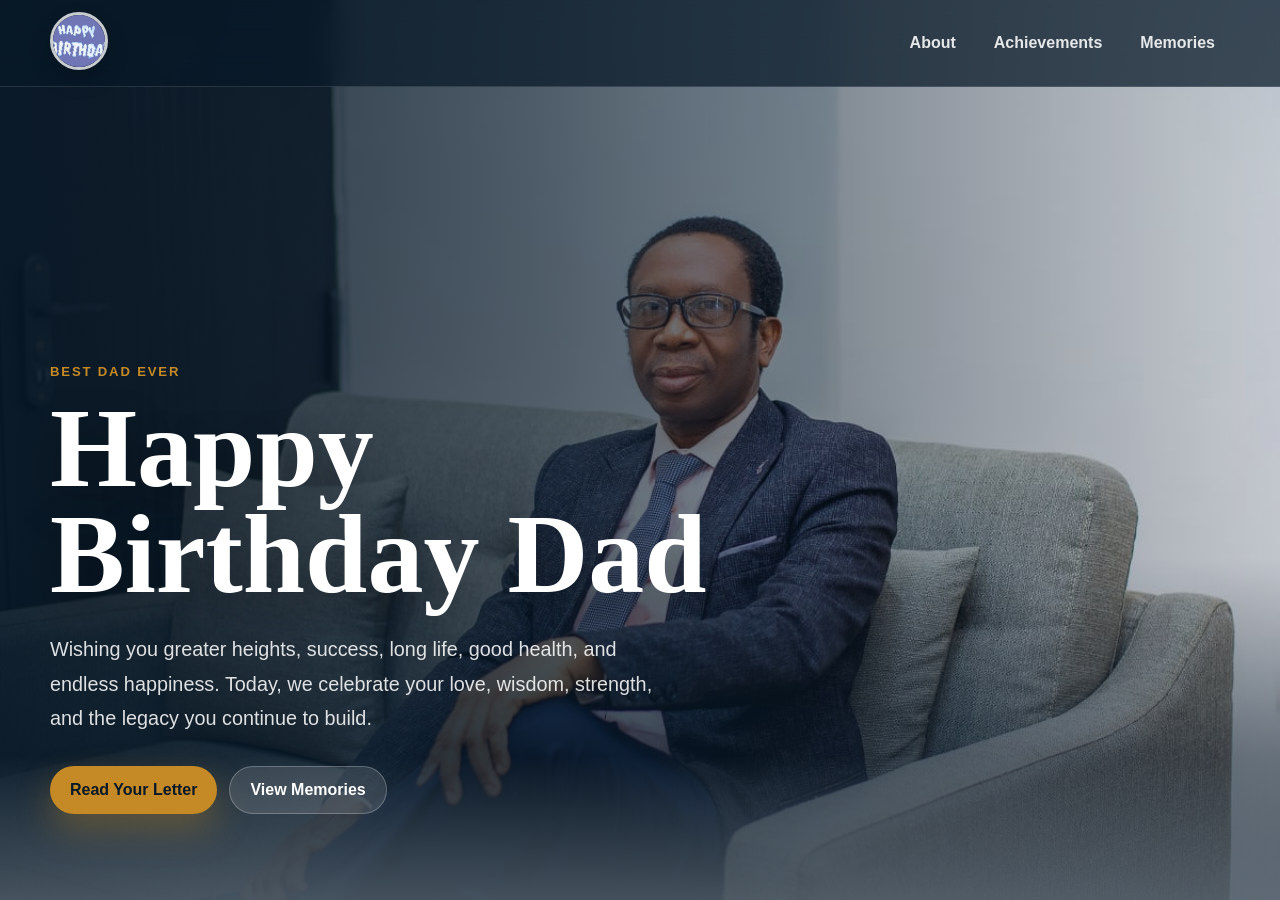
<file: index.html>
<!DOCTYPE html>
<html lang="en">

<head>
  <meta charset="UTF-8" />
  <meta name="viewport" content="width=device-width, initial-scale=1.0" />
  <title>Birthday Celebration</title>
  <link rel="stylesheet" href="./index.css" />
</head>

<body>
  <header class="topbar">
    <nav class="topbar_nav" aria-label="Primary">
      <a class="brand" href="./index.html" aria-label="Home">
        <img src="./media/899p.jpg" class="brand_logo" alt="Celebration logo" />
      </a>

      <ul class="nav_list">
        <li class="nav_item"><a href="./about.html">About</a></li>
        <li class="nav_item"><a href="./achievements.html">Achievements</a></li>
        <li class="nav_item"><a href="./memories.html">Memories</a></li>
      </ul>
    </nav>
  </header>

  <main>
    <section class="hero" aria-label="Birthday tribute">
      <div class="hero_content">
        <p class="section_label">Best Dad Ever</p>
        <h1>Happy Birthday Dad</h1>
        <p class="hero_message">
          Wishing you greater heights, success, long life, good health,
          and endless happiness. Today, we celebrate your love, wisdom,
          strength, and the legacy you continue to build.
        </p>

        <div class="hero_actions">
          <a class="primary_cta" href="./second.html">Read Your Letter</a>
          <a class="secondary_cta" href="./memories.html">View Memories</a>
        </div>
      </div>
    </section>
  </main>
</body>

</html>
</file>
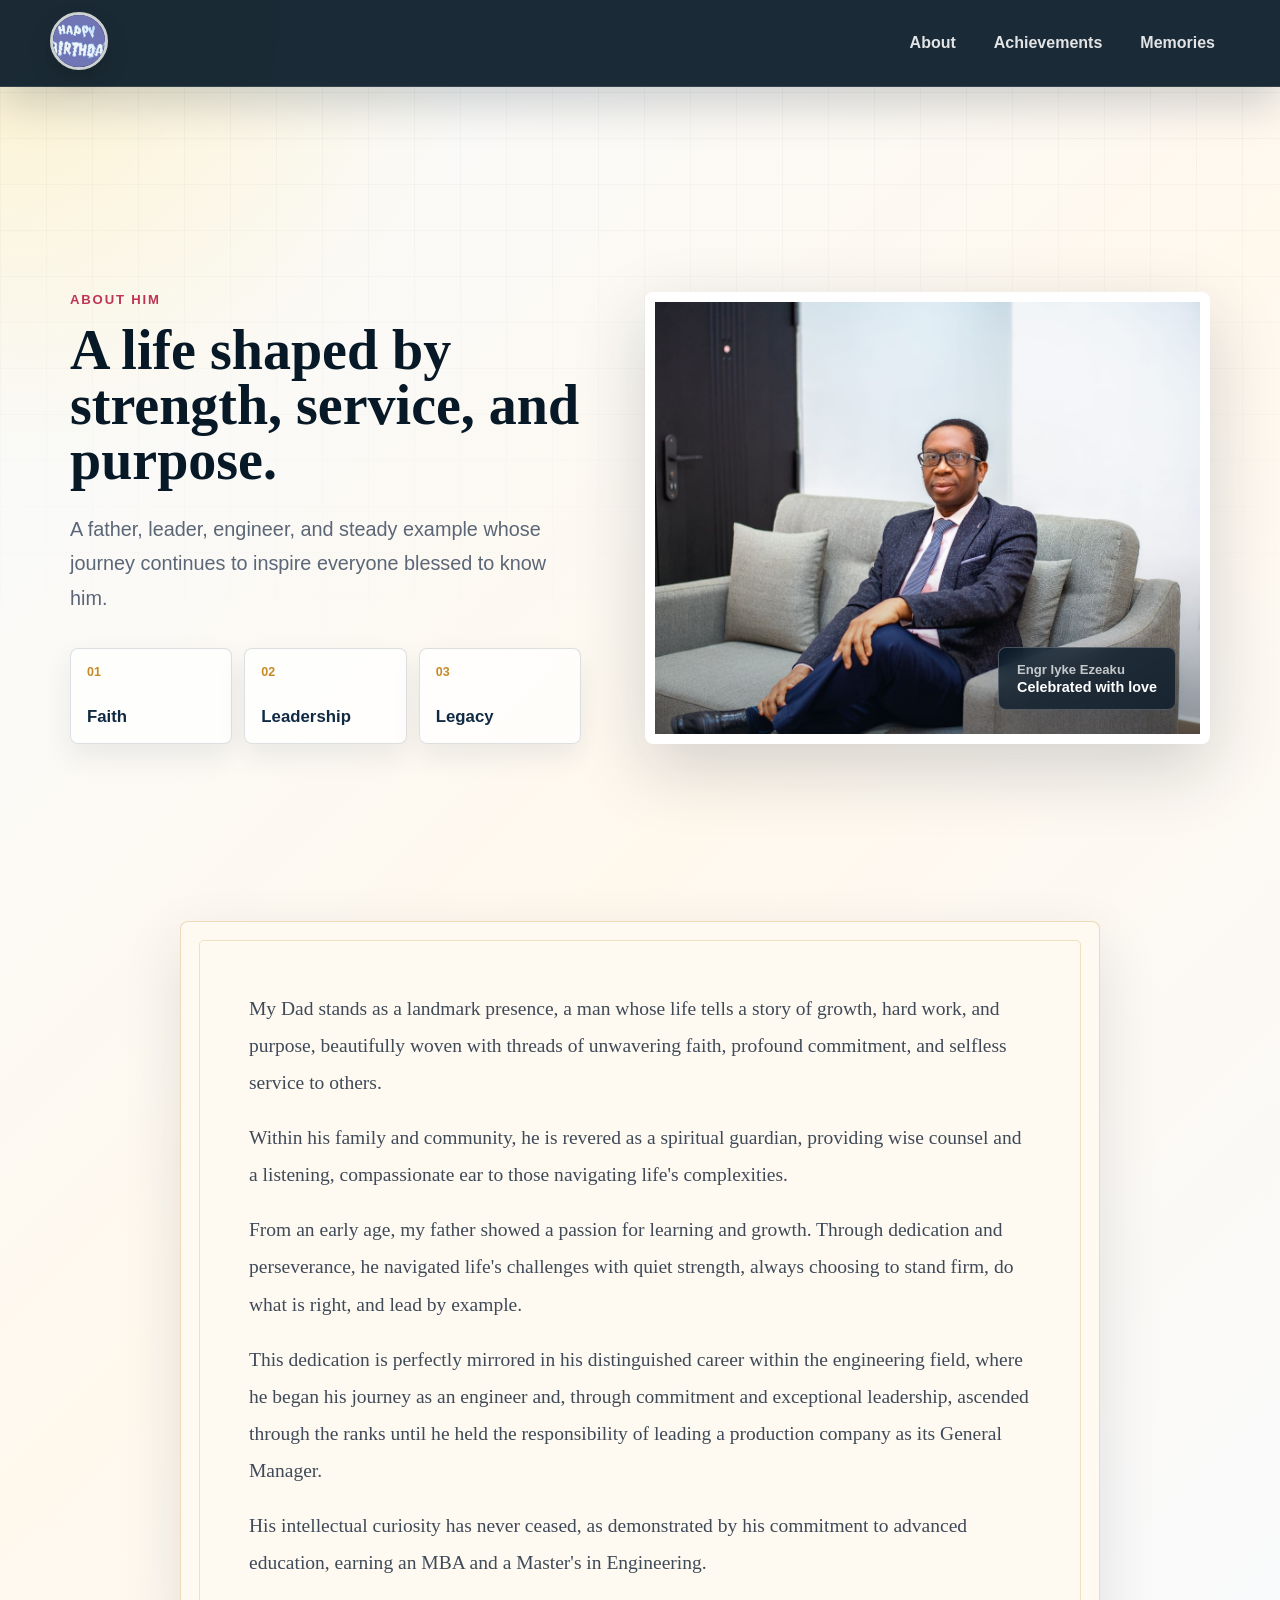
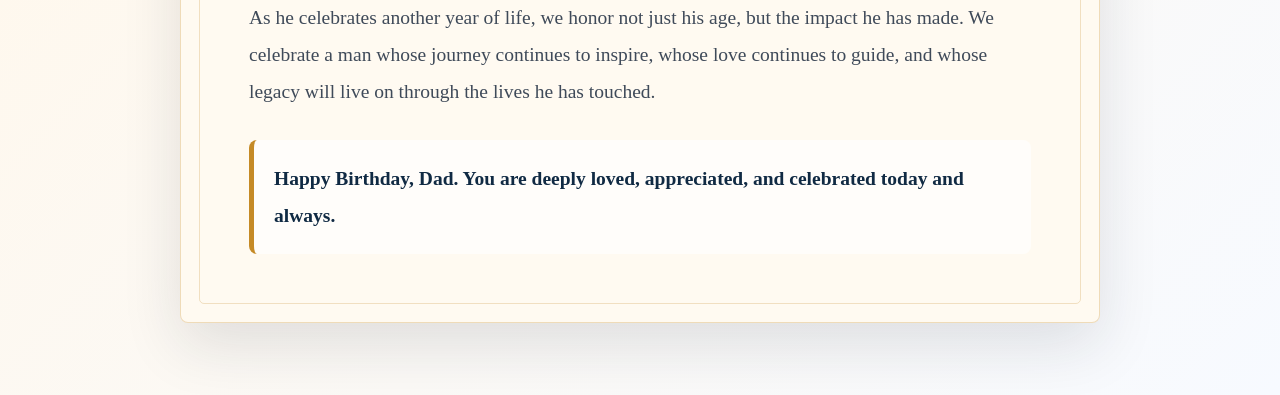
<file: about.html>
<!DOCTYPE html>
<html lang="en">

<head>
  <meta charset="UTF-8" />
  <meta name="viewport" content="width=device-width, initial-scale=1.0" />
  <title>About Dad</title>
  <link rel="stylesheet" href="./about.css" />
</head>

<body>
  <header class="topbar">
    <nav class="topbar_nav" aria-label="Primary">
      <a class="brand" href="index.html" aria-label="Home">
        <img src="media/899p.jpg" class="brand_logo" alt="Celebration logo" />
      </a>

      <ul class="nav_list">
        <li class="nav_item"><a href="about.html">About</a></li>
        <li class="nav_item"><a href="achievements.html">Achievements</a></li>
        <li class="nav_item"><a href="memories.html">Memories</a></li>
      </ul>
    </nav>
  </header>

  <main class="about_page">
    <section class="about_hero">
      <div class="about_intro">
        <p class="section_label">About Him</p>
        <h1>A life shaped by strength, service, and purpose.</h1>
        <p class="intro_text">
          A father, leader, engineer, and steady example whose journey continues
          to inspire everyone blessed to know him.
        </p>

        <div class="value_grid" aria-label="What we celebrate about Dad">
          <div>
            <span>01</span>
            <strong>Faith</strong>
          </div>
          <div>
            <span>02</span>
            <strong>Leadership</strong>
          </div>
          <div>
            <span>03</span>
            <strong>Legacy</strong>
          </div>
        </div>
      </div>

      <figure class="image_card">
        <img src="./media/new.jpeg" alt="Engr Iyke Ezeaku seated in a suit" />
        <figcaption>
          <span>Engr Iyke Ezeaku</span>
          <strong>Celebrated with love</strong>
        </figcaption>
      </figure>
    </section>

    <section class="story_section">
      <article class="about_card">
        <p>
          My Dad stands as a landmark presence, a man whose life tells a story of growth,
          hard work, and purpose, beautifully woven with threads of unwavering faith,
          profound commitment, and selfless service to others.
        </p>

        <p>
          Within his family and community, he is revered as a spiritual guardian, providing
          wise counsel and a listening, compassionate ear to those navigating life's complexities.
        </p>

        <p>
          From an early age, my father showed a passion for learning and growth. Through
          dedication and perseverance, he navigated life's challenges with quiet strength,
          always choosing to stand firm, do what is right, and lead by example.
        </p>

        <p>
          This dedication is perfectly mirrored in his distinguished career within the
          engineering field, where he began his journey as an engineer and, through commitment
          and exceptional leadership, ascended through the ranks until he held the responsibility
          of leading a production company as its General Manager.
        </p>

        <p>
          His intellectual curiosity has never ceased, as demonstrated by his commitment to
          advanced education, earning an MBA and a Master's in Engineering.
        </p>

        <p>
          As he celebrates another year of life, we honor not just his age, but the impact
          he has made. We celebrate a man whose journey continues to inspire, whose love
          continues to guide, and whose legacy will live on through the lives he has touched.
        </p>

        <p class="birthday_note">
          Happy Birthday, Dad. You are deeply loved, appreciated, and celebrated today and always.
        </p>
      </article>
    </section>
  </main>
</body>

</html>
</file>
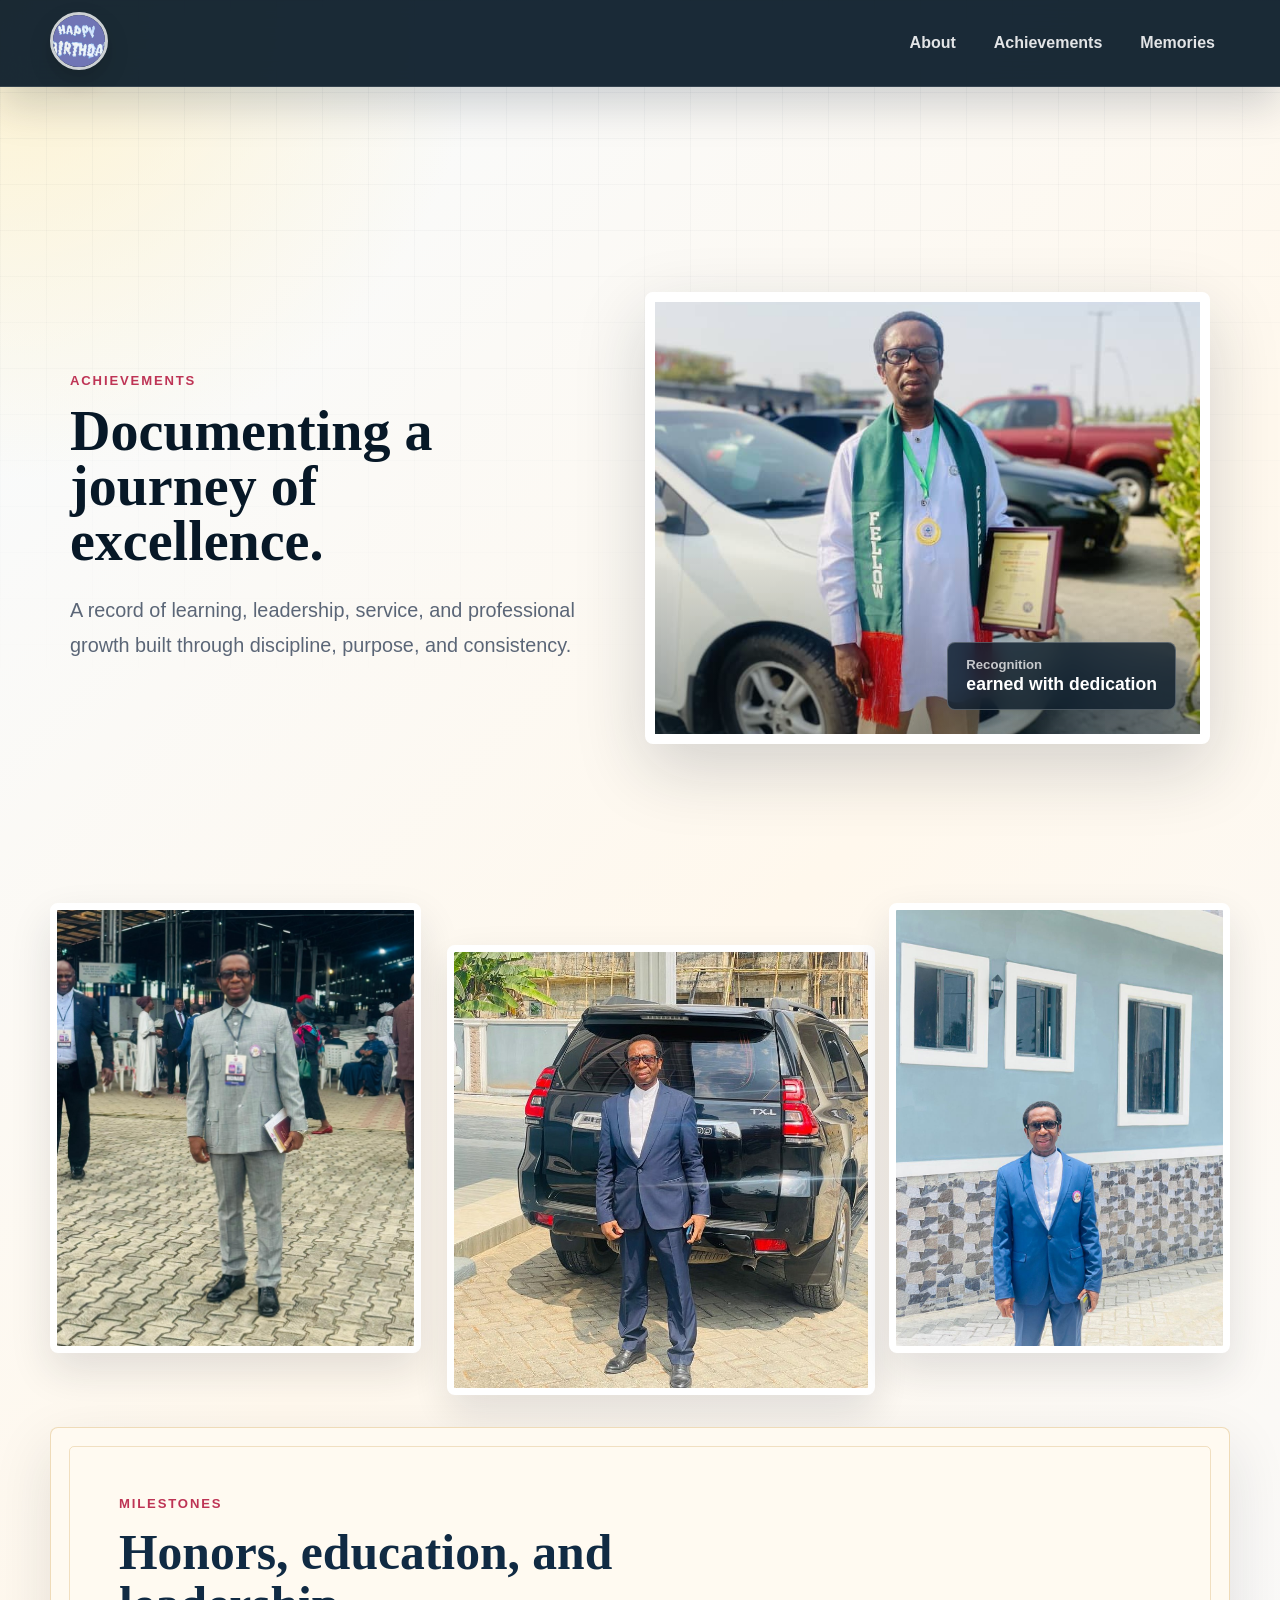
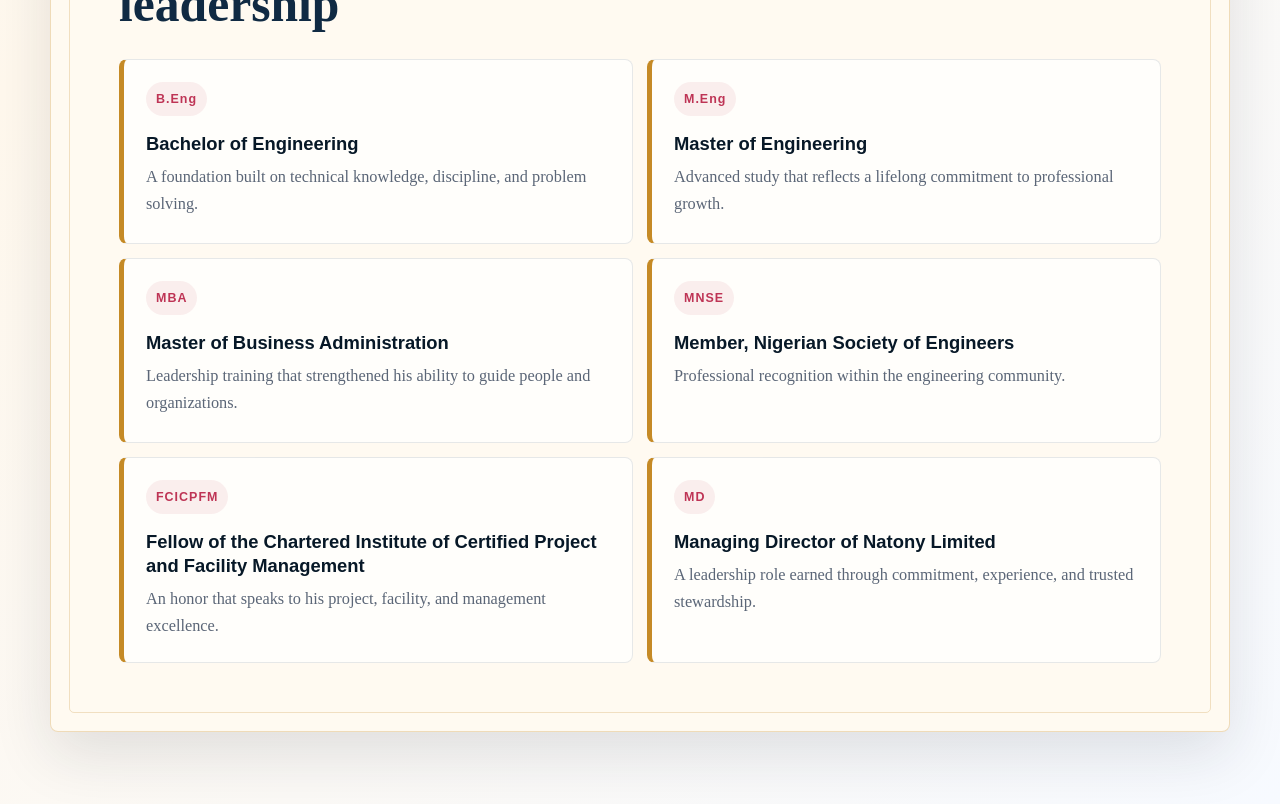
<file: achievements.html>
<!DOCTYPE html>
<html lang="en">

<head>
  <meta charset="utf-8">
  <meta name="viewport" content="width=device-width, initial-scale=1">
  <title>Achievements</title>
  <link rel="stylesheet" href="./achievements.css">
</head>

<body>
  <header class="topbar">
    <nav class="topbar_nav" aria-label="Primary">
      <a class="brand" href="index.html" aria-label="Home">
        <img src="media/899p.jpg" class="brand_logo" alt="Celebration logo">
      </a>

      <ul class="nav_list">
        <li class="nav_item"><a href="./about.html">About</a></li>
        <li class="nav_item"><a href="./achievements.html">Achievements</a></li>
        <li class="nav_item"><a href="./memories.html">Memories</a></li>
      </ul>
    </nav>
  </header>

  <main class="achievements_page">
    <section class="achievements_hero">
      <div class="hero_copy">
        <p class="section_label">Achievements</p>
        <h1>Documenting a journey of excellence.</h1>
        <p class="hero_text">
          A record of learning, leadership, service, and professional growth built
          through discipline, purpose, and consistency.
        </p>
      </div>

      <div class="feature_photo">
        <img src="./media/2nd.jpeg" alt="Engr Iyke Ezeaku holding an award plaque">
        <div class="photo_caption">
          <span>Recognition</span>
          <strong>earned with dedication</strong>
        </div>
      </div>
    </section>

    <section class="gallery" aria-label="Achievement photos">
      <img src="./media/1sty.jpeg" alt="Engr Iyke Ezeaku at a formal event">
      <img src="./media/right2.jpeg" alt="Engr Iyke Ezeaku standing beside a vehicle">
      <img src="./media/it.jpeg" alt="Engr Iyke Ezeaku at an outdoor event">
    </section>

    <section class="achievement_panel">
      <div class="panel_header">
        <p class="section_label">Milestones</p>
        <h2>Honors, education, and leadership</h2>
      </div>

      <div class="achievement_list">
        <article class="achievement_item">
          <span>B.Eng</span>
          <h3>Bachelor of Engineering</h3>
          <p>A foundation built on technical knowledge, discipline, and problem solving.</p>
        </article>

        <article class="achievement_item">
          <span>M.Eng</span>
          <h3>Master of Engineering</h3>
          <p>Advanced study that reflects a lifelong commitment to professional growth.</p>
        </article>

        <article class="achievement_item">
          <span>MBA</span>
          <h3>Master of Business Administration</h3>
          <p>Leadership training that strengthened his ability to guide people and organizations.</p>
        </article>

        <article class="achievement_item">
          <span>MNSE</span>
          <h3>Member, Nigerian Society of Engineers</h3>
          <p>Professional recognition within the engineering community.</p>
        </article>

        <article class="achievement_item">
          <span>FCICPFM</span>
          <h3>Fellow of the Chartered Institute of Certified Project and Facility Management</h3>
          <p>An honor that speaks to his project, facility, and management excellence.</p>
        </article>

        <article class="achievement_item">
          <span>MD</span>
          <h3>Managing Director of Natony Limited</h3>
          <p>A leadership role earned through commitment, experience, and trusted stewardship.</p>
        </article>
      </div>
    </section>
  </main>
</body>

</html>
</file>
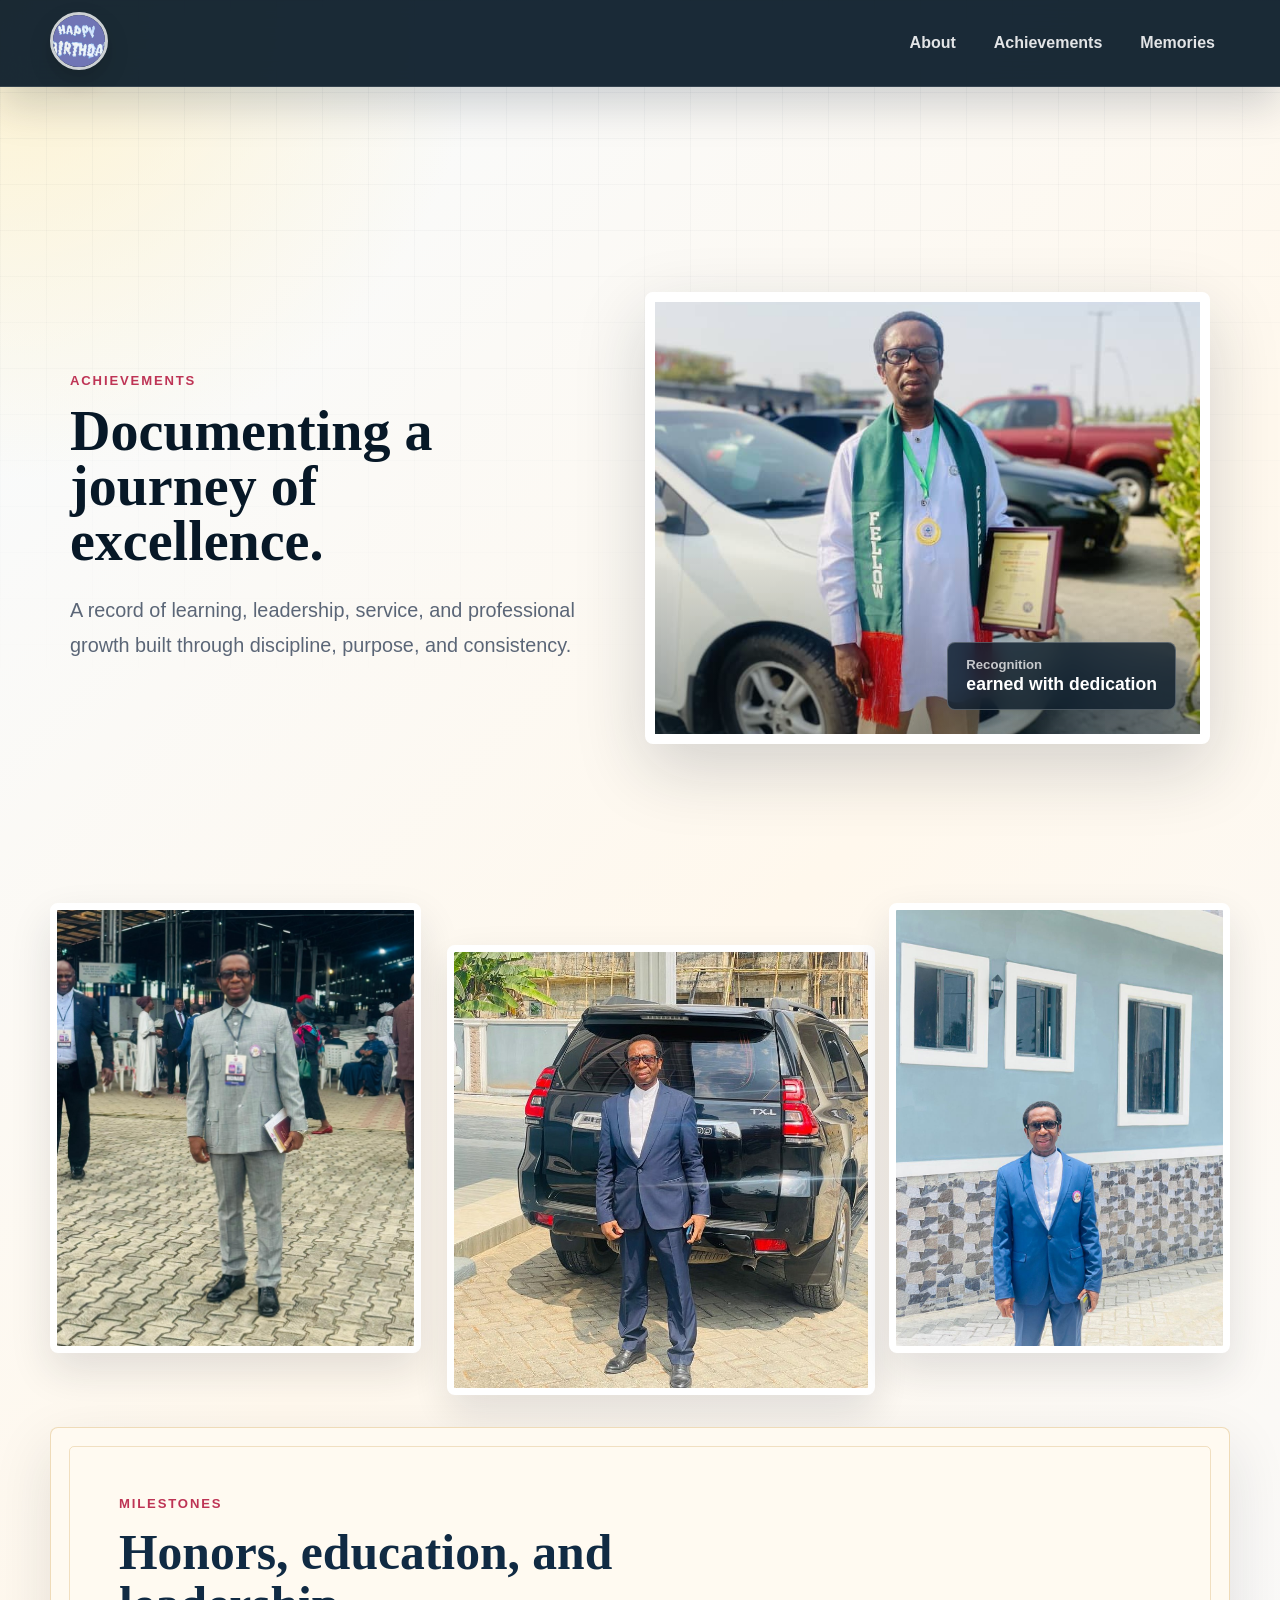
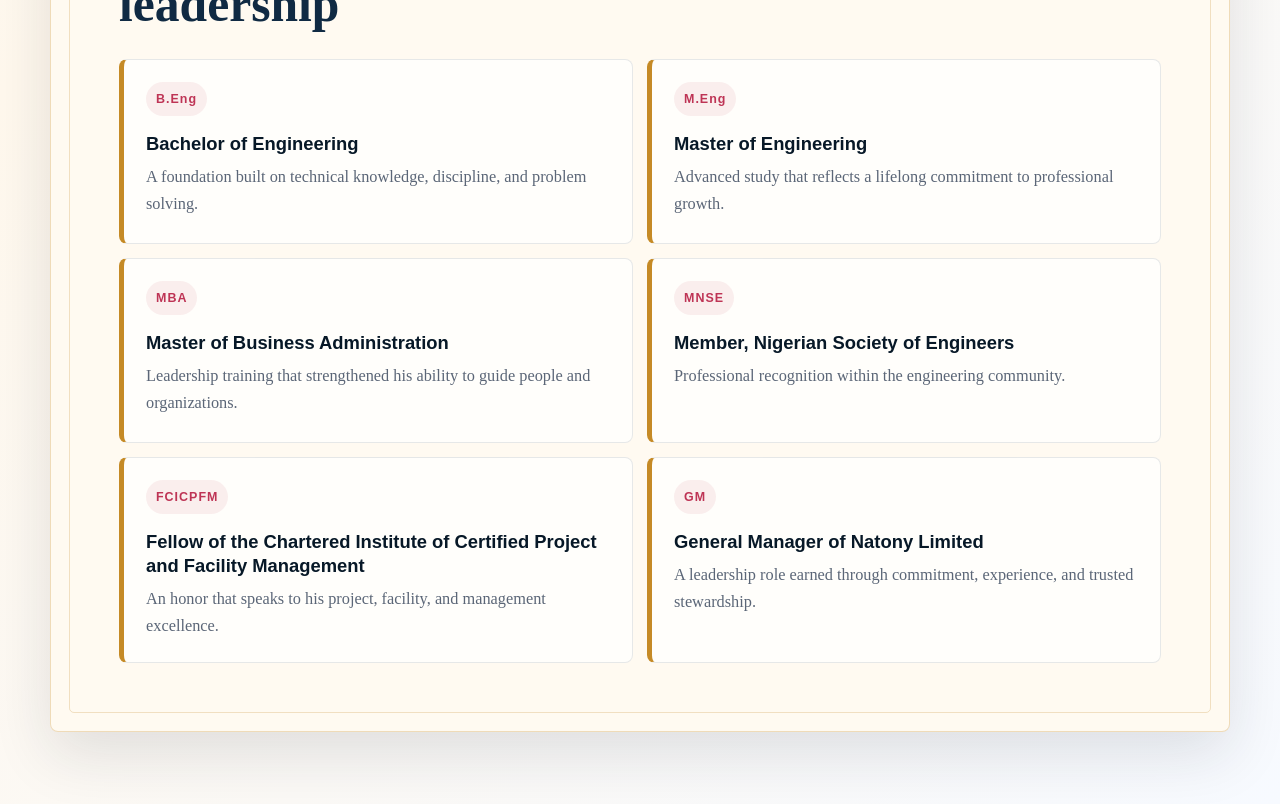
<file: achievments.html>
<!DOCTYPE html>
<html lang="en">

<head>
  <meta charset="utf-8">
  <meta name="viewport" content="width=device-width, initial-scale=1">
  <title>Achievements</title>
  <link rel="stylesheet" href="./achievments.css">
</head>

<body>
  <header class="topbar">
    <nav class="topbar_nav" aria-label="Primary">
      <a class="brand" href="index.html" aria-label="Home">
        <img src="media/899p.jpg" class="brand_logo" alt="Celebration logo">
      </a>

      <ul class="nav_list">
        <li class="nav_item"><a href="./about.html">About</a></li>
        <li class="nav_item"><a href="./achievments.html">Achievements</a></li>
        <li class="nav_item"><a href="./memories.html">Memories</a></li>
      </ul>
    </nav>
  </header>

  <main class="achievements_page">
    <section class="achievements_hero">
      <div class="hero_copy">
        <p class="section_label">Achievements</p>
        <h1>Documenting a journey of excellence.</h1>
        <p class="hero_text">
          A record of learning, leadership, service, and professional growth built
          through discipline, purpose, and consistency.
        </p>
      </div>

      <div class="feature_photo">
        <img src="./media/2nd.jpeg" alt="Engr Iyke Ezeaku holding an award plaque">
        <div class="photo_caption">
          <span>Recognition</span>
          <strong>earned with dedication</strong>
        </div>
      </div>
    </section>

    <section class="gallery" aria-label="Achievement photos">
      <img src="./media/1sty.jpeg" alt="Engr Iyke Ezeaku at a formal event">
      <img src="./media/right2.jpeg" alt="Engr Iyke Ezeaku standing beside a vehicle">
      <img src="./media/it.jpeg" alt="Engr Iyke Ezeaku at an outdoor event">
    </section>

    <section class="achievement_panel">
      <div class="panel_header">
        <p class="section_label">Milestones</p>
        <h2>Honors, education, and leadership</h2>
      </div>

      <div class="achievement_list">
        <article class="achievement_item">
          <span>B.Eng</span>
          <h3>Bachelor of Engineering</h3>
          <p>A foundation built on technical knowledge, discipline, and problem solving.</p>
        </article>

        <article class="achievement_item">
          <span>M.Eng</span>
          <h3>Master of Engineering</h3>
          <p>Advanced study that reflects a lifelong commitment to professional growth.</p>
        </article>

        <article class="achievement_item">
          <span>MBA</span>
          <h3>Master of Business Administration</h3>
          <p>Leadership training that strengthened his ability to guide people and organizations.</p>
        </article>

        <article class="achievement_item">
          <span>MNSE</span>
          <h3>Member, Nigerian Society of Engineers</h3>
          <p>Professional recognition within the engineering community.</p>
        </article>

        <article class="achievement_item">
          <span>FCICPFM</span>
          <h3>Fellow of the Chartered Institute of Certified Project and Facility Management</h3>
          <p>An honor that speaks to his project, facility, and management excellence.</p>
        </article>

        <article class="achievement_item">
          <span>GM</span>
          <h3>General Manager of Natony Limited</h3>
          <p>A leadership role earned through commitment, experience, and trusted stewardship.</p>
        </article>
      </div>
    </section>
  </main>
</body>

</html>
</file>
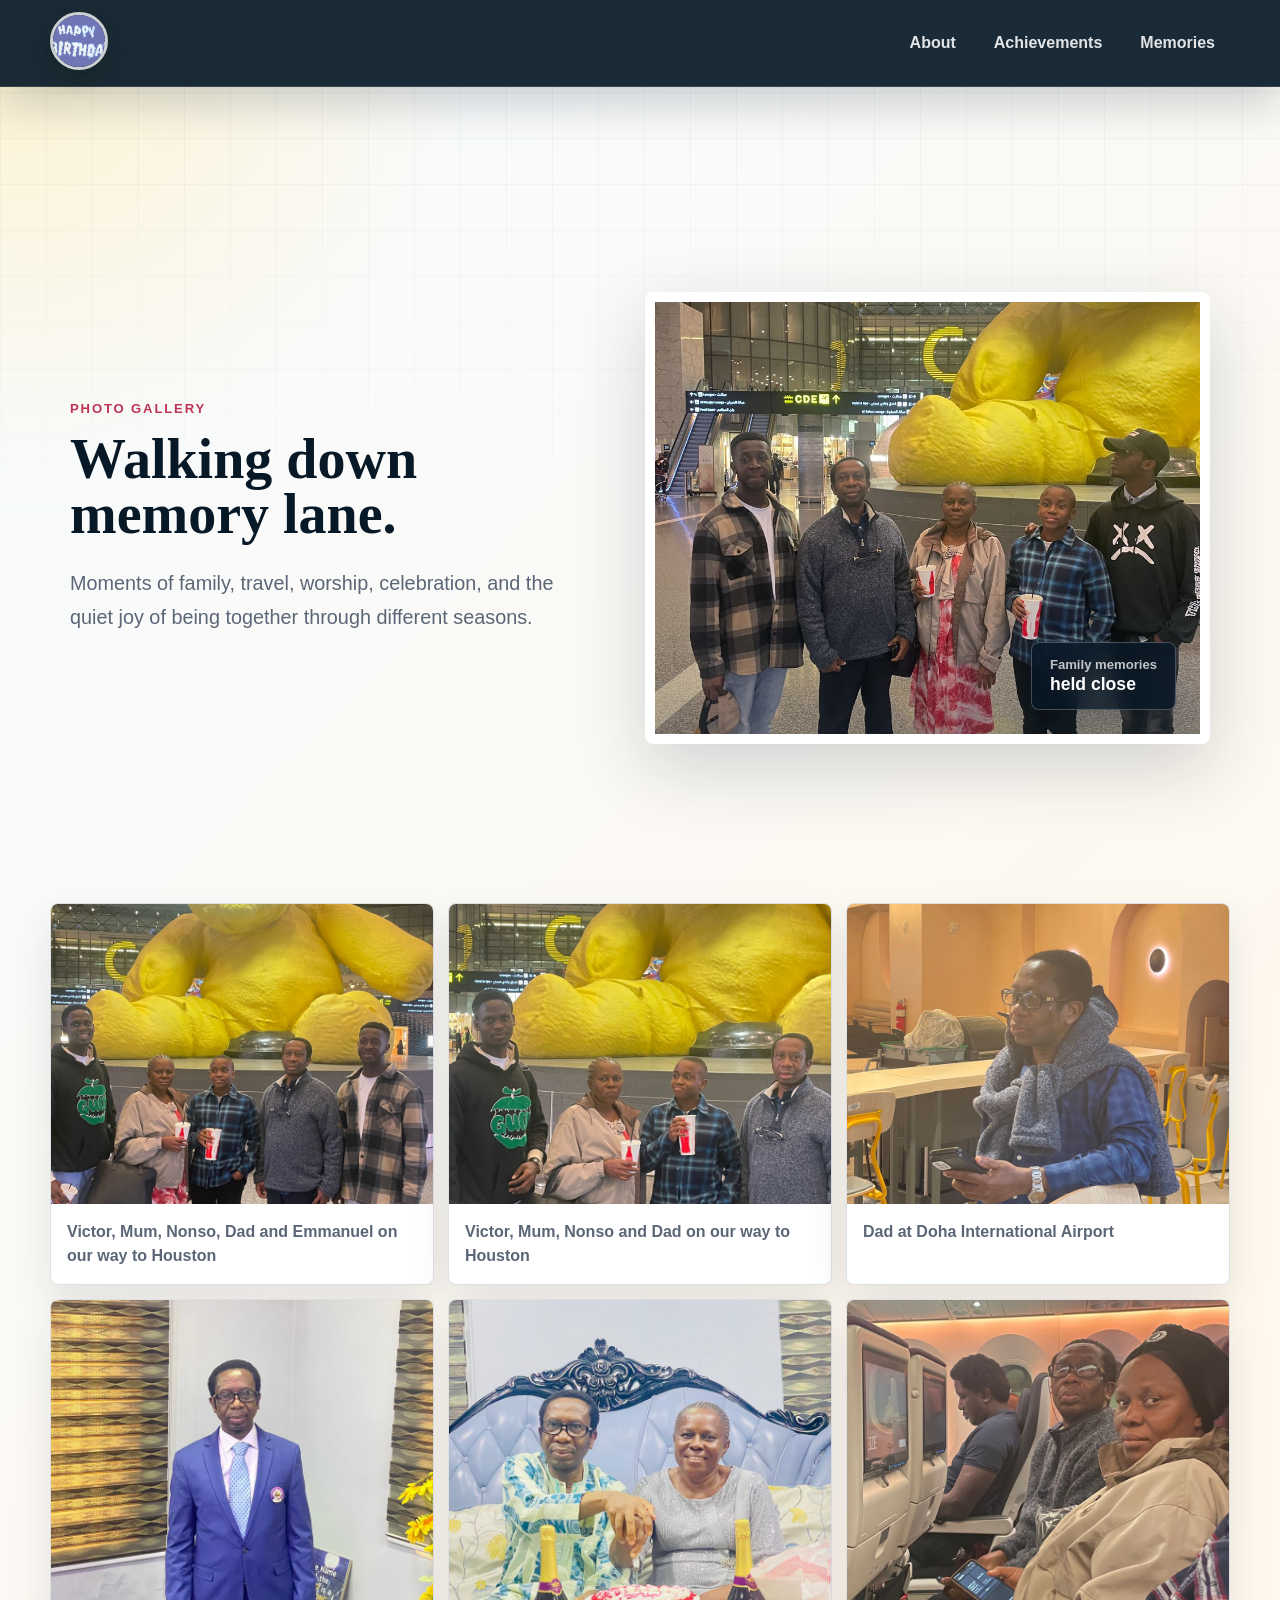
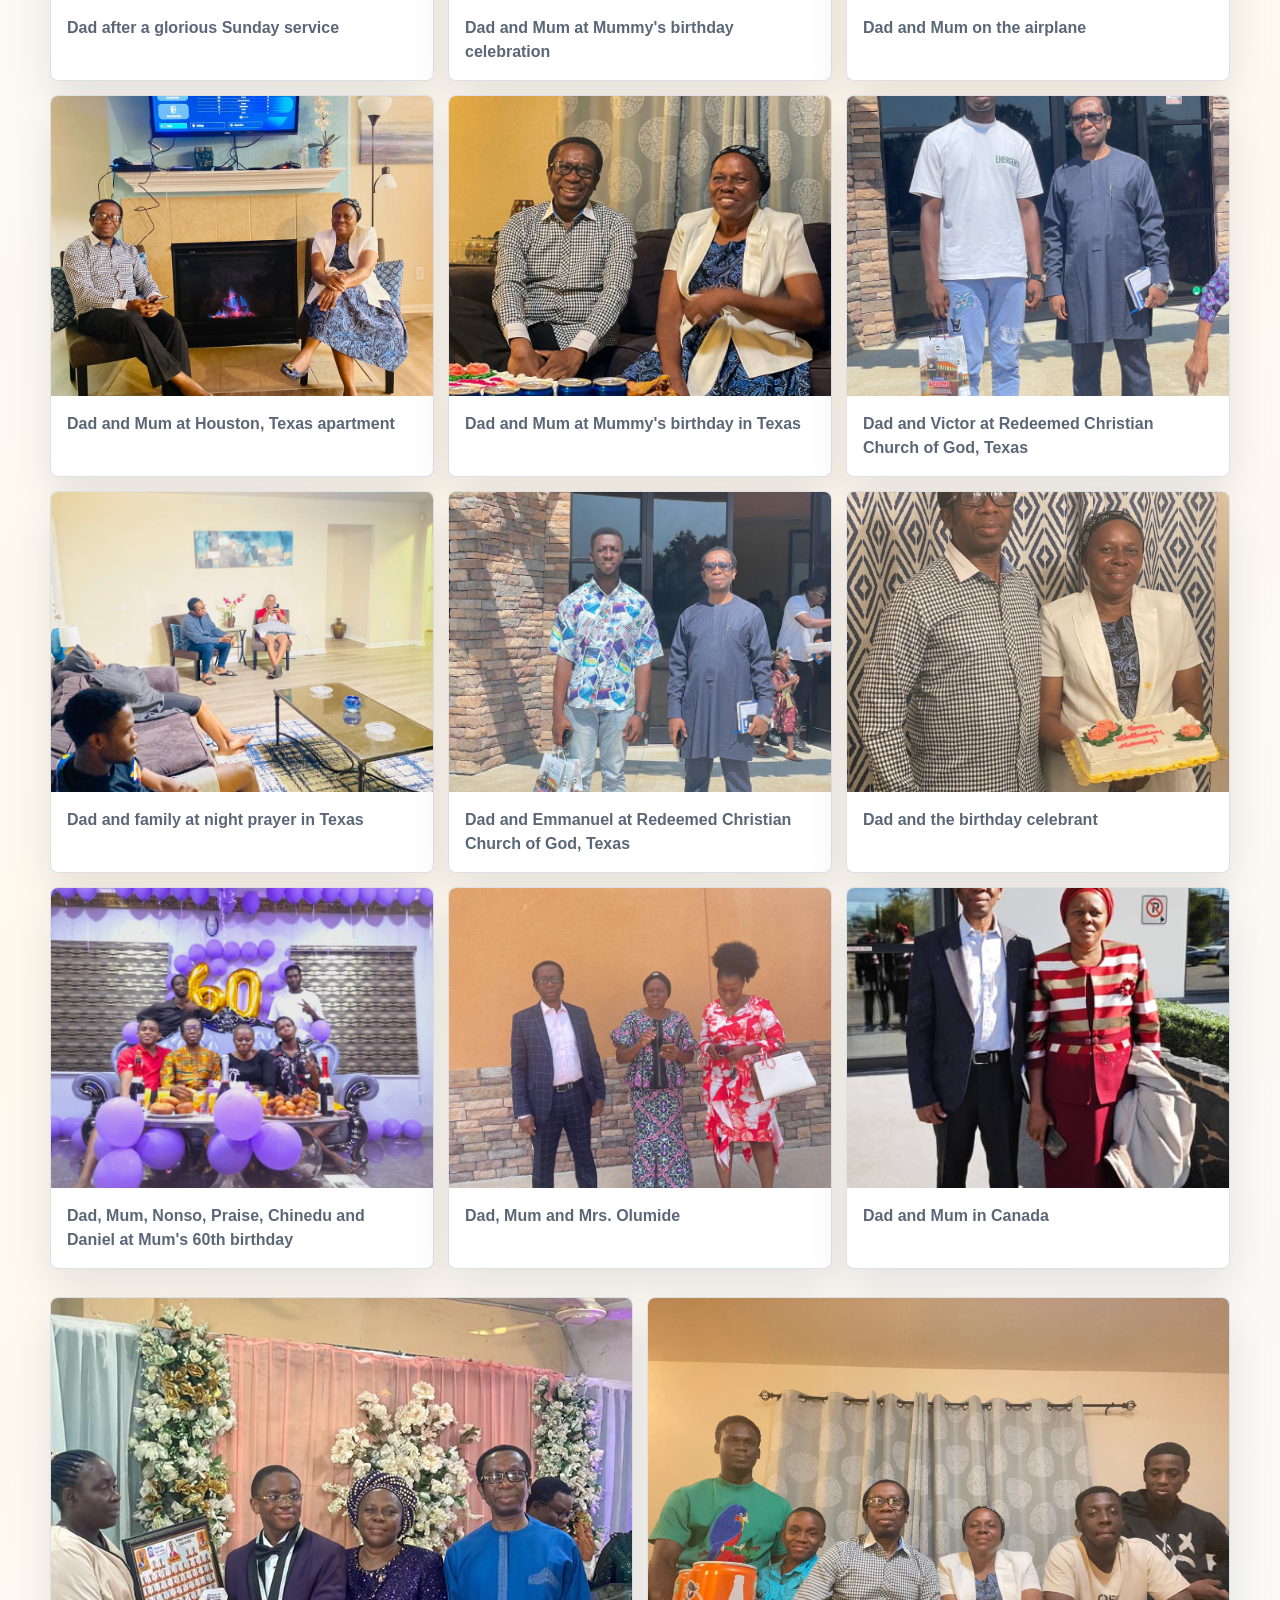
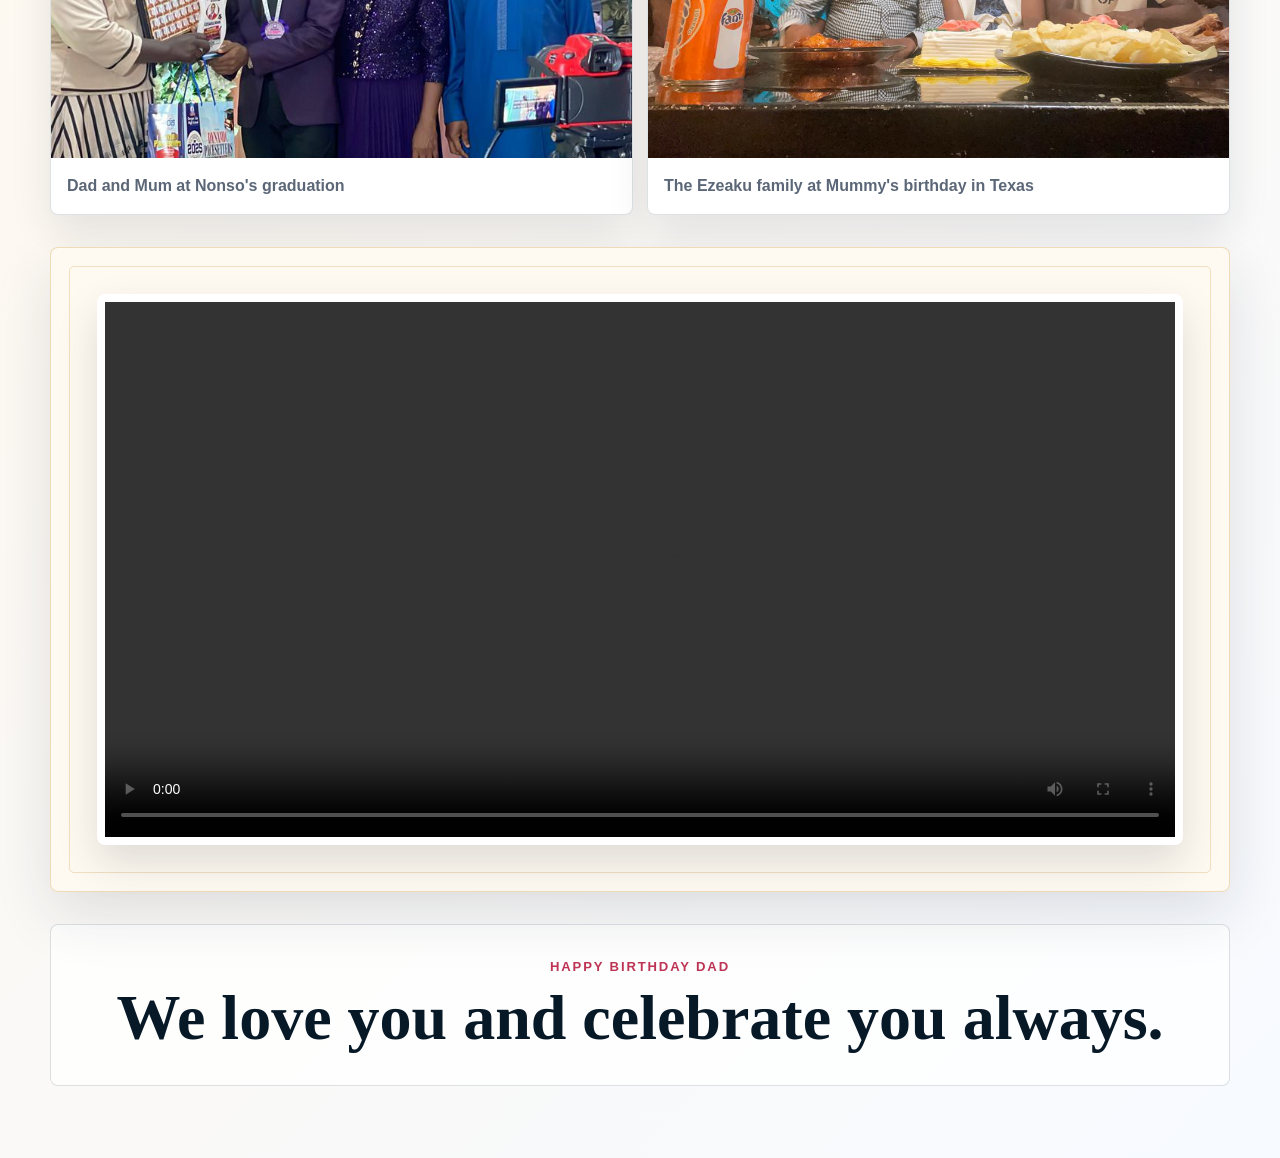
<file: memories.html>
<!DOCTYPE html>
<html lang="en">

<head>
  <meta charset="UTF-8" />
  <meta name="viewport" content="width=device-width, initial-scale=1.0" />
  <title>Memories</title>
  <link rel="stylesheet" href="./memories.css" />
</head>

<body>
  <header class="topbar">
    <nav class="topbar_nav" aria-label="Primary">
      <a class="brand" href="./index.html" aria-label="Home">
        <img src="./media/899p.jpg" class="brand_logo" alt="Celebration logo" />
      </a>

      <ul class="nav_list">
        <li class="nav_item"><a href="./about.html">About</a></li>
        <li class="nav_item"><a href="./achievements.html">Achievements</a></li>
        <li class="nav_item"><a href="./memories.html">Memories</a></li>
      </ul>
    </nav>
  </header>

  <main class="memories_page">
    <section class="memories_hero">
      <div class="hero_copy">
        <p class="section_label">Photo Gallery</p>
        <h1>Walking down memory lane.</h1>
        <p class="hero_text">
          Moments of family, travel, worship, celebration, and the quiet joy of
          being together through different seasons.
        </p>
      </div>

      <div class="hero_photo">
        <img src="./media/20.jpeg" alt="Family on the way to Houston">
        <div class="photo_caption">
          <span>Family memories</span>
          <strong>held close</strong>
        </div>
      </div>
    </section>

    <section class="gallery" aria-label="Family memories gallery">
      <article class="memory_card">
        <img src="./media/21.jpeg" alt="Family on the way to Houston">
        <p>Victor, Mum, Nonso, Dad and Emmanuel on our way to Houston</p>
      </article>

      <article class="memory_card">
        <img src="./media/23.jpeg" alt="Family on the way to Houston">
        <p>Victor, Mum, Nonso and Dad on our way to Houston</p>
      </article>

      <article class="memory_card">
        <img src="./media/12.jpeg" alt="Dad at Doha International Airport">
        <p>Dad at Doha International Airport</p>
      </article>

      <article class="memory_card">
        <img src="./media/25.jpeg" alt="Dad after Sunday service">
        <p>Dad after a glorious Sunday service</p>
      </article>

      <article class="memory_card">
        <img src="./media/26.jpeg" alt="Dad and Mum at a birthday celebration">
        <p>Dad and Mum at Mummy's birthday celebration</p>
      </article>

      <article class="memory_card">
        <img src="./media/28.jpeg" alt="Dad and Mum on an airplane">
        <p>Dad and Mum on the airplane</p>
      </article>

      <article class="memory_card">
        <img src="./media/30.jpeg" alt="Dad and Mum in a Houston apartment">
        <p>Dad and Mum at Houston, Texas apartment</p>
      </article>

      <article class="memory_card">
        <img src="./media/31.jpeg" alt="Dad and Mum at a birthday in Texas">
        <p>Dad and Mum at Mummy's birthday in Texas</p>
      </article>

      <article class="memory_card">
        <img src="./media/34.jpeg" alt="Dad and Victor at church in Texas">
        <p>Dad and Victor at Redeemed Christian Church of God, Texas</p>
      </article>

      <article class="memory_card">
        <img src="./media/33.jpeg" alt="Family at night prayer in Texas">
        <p>Dad and family at night prayer in Texas</p>
      </article>

      <article class="memory_card">
        <img src="./media/35.jpeg" alt="Dad and Emmanuel at church in Texas">
        <p>Dad and Emmanuel at Redeemed Christian Church of God, Texas</p>
      </article>

      <article class="memory_card">
        <img src="./media/40.jpeg" alt="Dad with the birthday celebrant">
        <p>Dad and the birthday celebrant</p>
      </article>

      <article class="memory_card">
        <img src="./media/37.jpeg" alt="Family at Mum's birthday">
        <p>Dad, Mum, Nonso, Praise, Chinedu and Daniel at Mum's 60th birthday</p>
      </article>

      <article class="memory_card">
        <img src="./media/38.jpeg" alt="Dad, Mum and Mrs. Olumide">
        <p>Dad, Mum and Mrs. Olumide</p>
      </article>

      <article class="memory_card">
        <img src="./media/39.jpeg" alt="Dad and Mum in Canada">
        <p>Dad and Mum in Canada</p>
      </article>
    </section>

    <section class="featured_gallery" aria-label="Featured memories">
      <article class="featured_card">
        <img src="./media/24.jpeg" alt="Dad and Mum at Nonso's graduation">
        <p>Dad and Mum at Nonso's graduation</p>
      </article>

      <article class="featured_card">
        <img src="./media/32.jpeg" alt="The Ezeaku family at Mummy's birthday in Texas">
        <p>The Ezeaku family at Mummy's birthday in Texas</p>
      </article>
    </section>

    <section class="video_section" aria-label="Birthday memory video">
      <!-- <div class="video_copy">
        <p class="section_label">Video Memory</p>
        <h2>A moving moment from the celebration.</h2>
      </div> -->

      <video controls autoplay loop preload="metadata">
        <source src="./media/27v.mp4" type="video/mp4">
      </video>
    </section>

    <section class="final_message">
      <p>Happy Birthday Dad</p>
      <h2>We love you and celebrate you always.</h2>
    </section>
  </main>
</body>

</html>
</file>
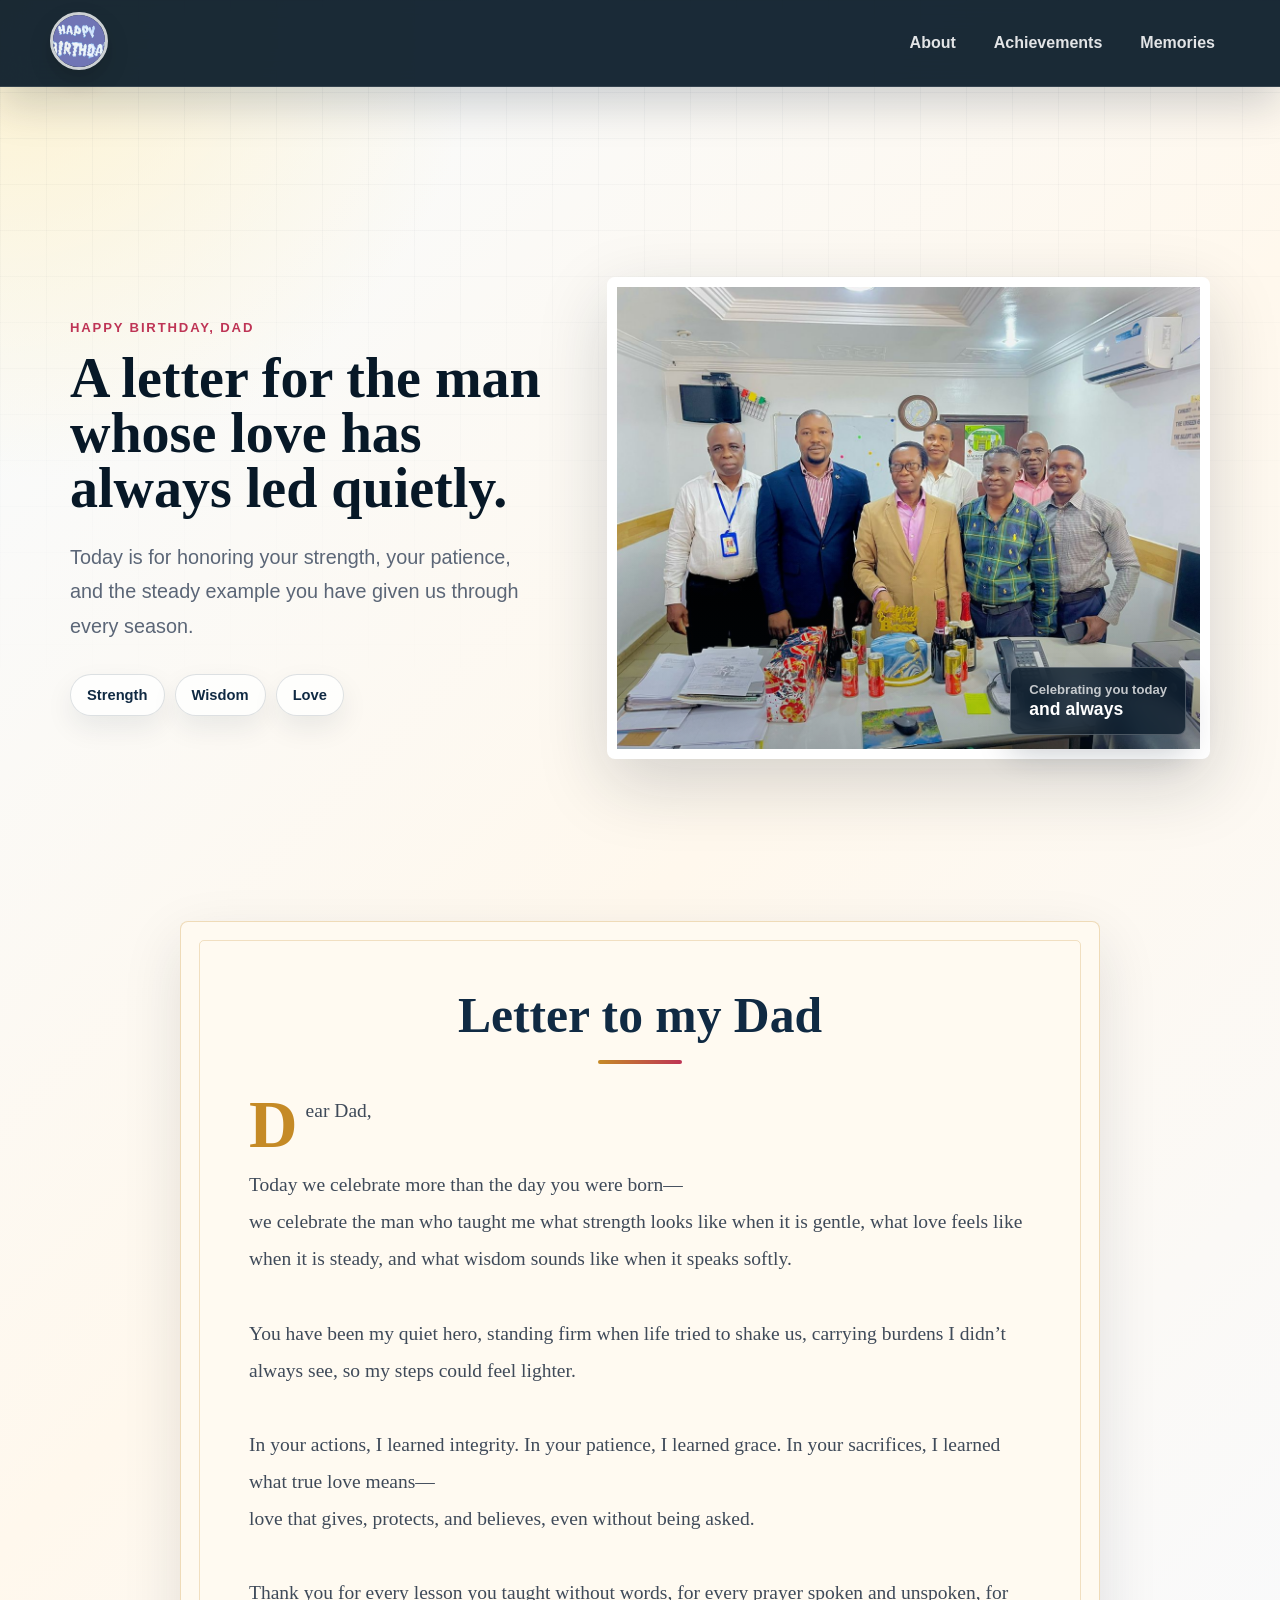
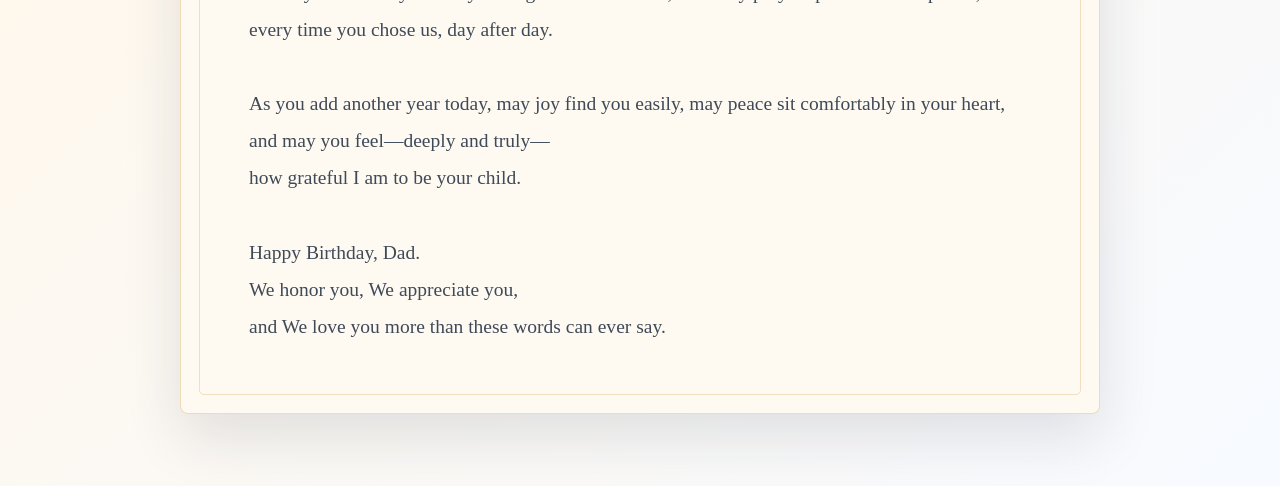
<file: second.html>
<!DOCTYPE html>
<html lang="en">

<head>
  <meta charset="utf-8">
  <meta name="viewport" content="width=device-width, initial-scale=1">
  <title>main page</title>
  <link rel="stylesheet" href="./second.css">
</head>

<body>
  <header class="topbar">
    <nav class="topbar_nav" aria-label="Primary">
      <a href="index.html" aria-label="Home">
        <img src="media/899p.jpg" class="icon" alt="Celebration logo">
      </a>

      <ul class="nav_list">
        <li class="nav_item"><a href="about.html">About</a></li>
        <li class="nav_item"><a href="achievements.html">Achievements</a></li>
        <li class="nav_item"><a href="memories.html">Memories</a></li>
      </ul>
    </nav>
  </header>

  <main class="page">
    <section class="hero">
      <div class="hero_copy">
        <p class="eyebrow">Happy Birthday, Dad</p>
        <h1>A letter for the man whose love has always led quietly.</h1>
        <p class="hero_text">
          Today is for honoring your strength, your patience, and the steady example
          you have given us through every season.
        </p>

        <div class="tribute_marks" aria-label="Birthday wishes">
          <span>Strength</span>
          <span>Wisdom</span>
          <span>Love</span>
        </div>
      </div>

      <div class="hero_media">
        <div class="slideshow" aria-label="Birthday slideshow">
          <div class="slides" role="list">
            <div class="slide" role="listitem"><img src="media/tyu.jpeg" alt="Dad celebrating with colleagues"></div>
            <div class="slide" role="listitem"><img src="media/6.jpeg" alt="Dad sharing a leadership quote"></div>
            <div class="slide" role="listitem"><img src="media/8.jpeg" alt="Dad seated in a suit"></div>
          </div>
        </div>
        <div class="photo_caption">
          <span>Celebrating you today</span>
          <strong>and always</strong>
        </div>
      </div>
    </section>

    <section class="letter-section">
      <article class="letter-card" aria-label="Birthday letter">
        <div class="letter-title">Letter to my Dad</div>
        <p class="letter">
          Dear Dad,
          <br><br>
          Today we celebrate more than the day you were born—<br>
          we celebrate the man who taught me what strength looks like
          when it is gentle,
          what love feels like when it is steady,
          and what wisdom sounds like when it speaks softly.
          <br><br>
          You have been my quiet hero,
          standing firm when life tried to shake us,
          carrying burdens I didn’t always see,
          so my steps could feel lighter.
          <br><br>
          In your actions, I learned integrity.
          In your patience, I learned grace.
          In your sacrifices, I learned what true love means—<br>
          love that gives, protects, and believes,
          even without being asked.
          <br><br>
          Thank you for every lesson you taught without words,
          for every prayer spoken and unspoken,
          for every time you chose us,
          day after day.
          <br><br>
          As you add another year today,
          may joy find you easily,
          may peace sit comfortably in your heart,
          and may you feel—deeply and truly—<br>
          how grateful I am to be your child.
          <br><br>
          Happy Birthday, Dad.
          <br>
          We honor you, We appreciate you,
          <br>
          and We love you more than these words can ever say.
        </p>
      </article>
    </section>
  </main>
</body>

</html>
</file>
<file: index.css>
:root {
  --ink: #162033;
  --navy: #102a43;
  --navy-deep: #071827;
  --gold: #c58a26;
  --rose: #be3455;
  --paper: #fffaf1;
  --white: #ffffff;
  --muted: #5b6677;
  --line: rgba(16, 42, 67, 0.14);
  --shadow: 0 24px 70px rgba(15, 32, 51, 0.18);
}

* {
  box-sizing: border-box;
}

html {
  scroll-behavior: smooth;
}

body {
  margin: 0;
  min-height: 100vh;
  font-family: "Segoe UI", Arial, sans-serif;
  color: var(--ink);
  background:
    radial-gradient(circle at top left, rgba(255, 241, 199, 0.9), transparent 30rem),
    linear-gradient(135deg, #f7fbff 0%, #fff8ed 46%, #f7faff 100%);
}

.topbar {
  position: fixed;
  top: 0;
  left: 0;
  right: 0;
  z-index: 20;
  background: rgba(7, 24, 39, 0.72);
  border-bottom: 1px solid rgba(255, 255, 255, 0.12);
  backdrop-filter: blur(16px);
}

.topbar_nav {
  width: min(1180px, calc(100% - 32px));
  margin: auto;
  padding: 12px 0;
  display: flex;
  align-items: center;
  justify-content: space-between;
  gap: 22px;
}

.brand_logo {
  width: 58px;
  height: 58px;
  border-radius: 50%;
  object-fit: cover;
  border: 3px solid rgba(255, 255, 255, 0.78);
  box-shadow: 0 10px 22px rgba(0, 0, 0, 0.18);
}

.nav_list {
  list-style: none;
  display: flex;
  align-items: center;
  gap: 8px;
  margin: 0;
  padding: 0;
}

.nav_item a {
  display: inline-flex;
  align-items: center;
  min-height: 42px;
  color: rgba(255, 255, 255, 0.88);
  text-decoration: none;
  font-weight: 700;
  padding: 0 15px;
  border-radius: 999px;
  transition: background 0.2s ease, color 0.2s ease, transform 0.2s ease;
}

.nav_item a:hover,
.nav_item a:focus-visible {
  color: var(--white);
  background: rgba(255, 255, 255, 0.14);
  transform: translateY(-1px);
}

.hero {
  position: relative;
  min-height: 100vh;
  display: grid;
  align-items: end;
  padding: 130px max(24px, calc((100vw - 1180px) / 2)) 86px;
  color: var(--white);
  overflow: hidden;
  background:
    linear-gradient(90deg, rgba(7, 24, 39, 0.9) 0%, rgba(7, 24, 39, 0.68) 42%, rgba(7, 24, 39, 0.18) 100%),
    linear-gradient(0deg, rgba(7, 24, 39, 0.8), transparent 38%),
    url("./media/new.jpeg");
  background-size: cover;
  background-position: center;
}

.hero::after {
  content: "";
  position: absolute;
  inset: auto 0 0;
  height: 16vh;
  background: linear-gradient(to bottom, transparent, rgba(247, 251, 255, 0.253));
  pointer-events: none;
}

.hero_content {
  position: relative;
  z-index: 1;
  width: min(680px, 100%);
}

.section_label {
  margin: 0 0 16px;
  color: var(--gold);
  font-size: 0.82rem;
  font-weight: 900;
  letter-spacing: 0.14em;
  text-transform: uppercase;
}

h1 {
  margin: 0;
  color: var(--white);
  font-family: Georgia, "Times New Roman", serif;
  font-size: clamp(3.2rem, 9vw, 7rem);
  line-height: 0.95;
  letter-spacing: 0;
  text-shadow: 0 18px 44px rgba(0, 0, 0, 0.32);
}

.hero_message {
  max-width: 620px;
  margin: 24px 0 0;
  color: rgba(255, 255, 255, 0.86);
  font-size: clamp(1rem, 2vw, 1.24rem);
  line-height: 1.75;
}

.hero_actions {
  display: flex;
  flex-wrap: wrap;
  gap: 12px;
  margin-top: 30px;
}

.primary_cta,
.secondary_cta {
  display: inline-flex;
  align-items: center;
  justify-content: center;
  min-height: 48px;
  padding: 0 20px;
  border-radius: 999px;
  font-weight: 900;
  text-decoration: none;
  transition: transform 0.2s ease, box-shadow 0.2s ease, background 0.2s ease;
}

.primary_cta {
  color: var(--navy-deep);
  background: var(--gold);
  box-shadow: 0 16px 34px rgba(197, 138, 38, 0.34);
}

.secondary_cta {
  color: var(--white);
  background: rgba(255, 255, 255, 0.12);
  border: 1px solid rgba(255, 255, 255, 0.24);
}

.primary_cta:hover,
.secondary_cta:hover {
  transform: translateY(-2px);
}

.primary_cta:hover {
  box-shadow: 0 20px 44px rgba(197, 138, 38, 0.46);
}

.secondary_cta:hover {
  background: rgba(255, 255, 255, 0.18);
}



@media (max-width: 920px) {
  .hero {
    background-position: 62% center;
  }
}

@media (max-width: 640px) {
  .topbar {
    position: absolute;
  }

  .topbar_nav {
    width: min(100% - 24px, 1180px);
    align-items: flex-start;
    gap: 12px;
    flex-direction: row;
    align-items: center;
    justify-items: center;
  }

  .brand_logo {
    width: 50px;
    height: 50px;
  }

  .nav_list {
    justify-content: space-between;
    gap: 6px;
  }

  .nav_item {
    flex: 1;
  }

  .nav_item a {
    justify-content: center;
    width: 100%;
    min-height: 38px;
    padding: 0 8px;
    font-size: 0.84rem;
    background: rgba(255, 255, 255, 0.08);
  }

  .hero {
    padding: 188px 16px 56px;
    background:
      linear-gradient(180deg, rgba(7, 24, 39, 0.34) 0%, rgba(7, 24, 39, 0.74) 48%, rgba(7, 24, 39, 0.92) 100%),
      url("./media/new.jpeg");
    background-size: cover;
    background-position: 58% center;
  }

  h1 {
    font-size: clamp(3rem, 18vw, 4.6rem);
  }

  .hero_actions {
    display: grid;
  }
}
</file>
<file: about.css>
:root {
  --ink: #162033;
  --navy: #102a43;
  --navy-deep: #071827;
  --gold: #c58a26;
  --gold-soft: #fff1c7;
  --rose: #be3455;
  --paper: #fffaf1;
  --white: #ffffff;
  --muted: #5b6677;
  --line: rgba(16, 42, 67, 0.14);
  --shadow: 0 24px 70px rgba(15, 32, 51, 0.18);
}

* {
  box-sizing: border-box;
}

html {
  scroll-behavior: smooth;
}

body {
  margin: 0;
  min-height: 100vh;
  font-family: "Segoe UI", Arial, sans-serif;
  color: var(--ink);
  background:
    radial-gradient(circle at top left, rgba(255, 241, 199, 0.9), transparent 30rem),
    linear-gradient(135deg, #f7fbff 0%, #fff8ed 46%, #f7faff 100%);
}

body::before {
  content: "";
  position: fixed;
  inset: 0;
  pointer-events: none;
  background-image:
    linear-gradient(rgba(16, 42, 67, 0.04) 1px, transparent 1px),
    linear-gradient(90deg, rgba(16, 42, 67, 0.04) 1px, transparent 1px);
  background-size: 46px 46px;
  mask-image: linear-gradient(to bottom, black, transparent 78%);
}

.topbar {
  position: sticky;
  top: 0;
  z-index: 20;
  background: rgba(7, 24, 39, 0.92);
  border-bottom: 1px solid rgba(255, 255, 255, 0.12);
  box-shadow: 0 18px 44px rgba(7, 24, 39, 0.18);
  backdrop-filter: blur(16px);
}

.topbar_nav {
  width: min(1180px, calc(100% - 32px));
  margin: auto;
  padding: 12px 0;
  display: flex;
  align-items: center;
  justify-content: space-between;
  gap: 22px;
}

.brand_logo {
  width: 58px;
  height: 58px;
  border-radius: 50%;
  object-fit: cover;
  border: 3px solid rgba(255, 255, 255, 0.78);
  box-shadow: 0 10px 22px rgba(0, 0, 0, 0.18);
}

.nav_list {
  list-style: none;
  display: flex;
  align-items: center;
  gap: 8px;
  margin: 0;
  padding: 0;
}

.nav_item a {
  display: inline-flex;
  align-items: center;
  min-height: 42px;
  color: rgba(255, 255, 255, 0.88);
  text-decoration: none;
  font-weight: 700;
  padding: 0 15px;
  border-radius: 999px;
  transition: background 0.2s ease, color 0.2s ease, transform 0.2s ease;
}

.nav_item a:hover {
  color: var(--white);
  background: rgba(255, 255, 255, 0.14);
  transform: translateY(-1px);
}

.about_page {
  position: relative;
  z-index: 1;
  width: min(1180px, calc(100% - 32px));
  margin: 0 auto;
  padding: 56px 0 72px;
}

.about_hero {
  min-height: calc(100vh - 150px);
  padding-inline: 20px;
  display: grid;
  grid-template-columns: minmax(0, 0.95fr) minmax(420px, 1.05fr);
  align-items: center;
  gap: clamp(30px, 5vw, 72px);
}

.section_label {
  margin: 0 0 16px;
  color: var(--rose);
  font-size: 0.82rem;
  font-weight: 900;
  letter-spacing: 0.14em;
  text-transform: uppercase;
}

.about_intro h1 {
  margin: 0;
  max-width: 650px;
  color: var(--navy-deep);
  font-family: Georgia, "Times New Roman", serif;
  font-size: clamp(1.5rem, 7vw, 3.5rem);
  line-height: 0.98;
  letter-spacing: 0;
}

.intro_text {
  max-width: 580px;
  margin: 24px 0 0;
  color: var(--muted);
  font-size: clamp(1rem, 2vw, 1.24rem);
  line-height: 1.75;
}

.value_grid {
  display: grid;
  grid-template-columns: repeat(3, minmax(0, 1fr));
  gap: 12px;
  margin-top: 32px;
}

.value_grid div {
  min-height: 96px;
  padding: 16px;
  display: grid;
  align-content: space-between;
  background: rgba(255, 255, 255, 0.75);
  border: 1px solid var(--line);
  border-radius: 8px;
  box-shadow: 0 12px 28px rgba(16, 42, 67, 0.08);
}

.value_grid span {
  color: var(--gold);
  font-size: 0.78rem;
  font-weight: 900;
}

.value_grid strong {
  color: var(--navy);
  font-size: 1.05rem;
}

.image_card {
  position: relative;
  margin: 0;
  overflow: hidden;
  aspect-ratio: 5 / 4;
  background: #dbeafe;
  border: 10px solid var(--white);
  border-radius: 8px;
  box-shadow: var(--shadow);
}

.image_card img {
  display: block;
  width: 100%;
  height: 100%;
  object-fit: cover;
}

.image_card::after {
  content: "";
  position: absolute;
  inset: 0;
  background: linear-gradient(180deg, transparent 58%, rgba(7, 24, 39, 0.34));
  pointer-events: none;
}

.image_card figcaption {
  position: absolute;
  right: 24px;
  bottom: 24px;
  z-index: 1;
  display: grid;
  gap: 2px;
  padding: 14px 18px;
  color: var(--white);
  background: rgba(7, 24, 39, 0.78);
  border: 1px solid rgba(255, 255, 255, 0.24);
  border-radius: 8px;
  box-shadow: 0 18px 32px rgba(7, 24, 39, 0.22);
  backdrop-filter: blur(10px);
}

.image_card figcaption span {
  color: rgba(255, 255, 255, 0.74);
  font-size: 0.82rem;
  font-weight: 700;
}

.image_card figcaption strong {
  font-size: 0.9rem;
}

.story_section {
  padding-top: 28px;
}

.about_card {
  position: relative;
  max-width: 920px;
  margin: 0 auto;
  padding: clamp(34px, 6vw, 68px);
  background: var(--paper);
  border: 1px solid rgba(197, 138, 38, 0.28);
  border-radius: 8px;
  box-shadow: 0 22px 60px rgba(22, 32, 51, 0.12);
}

.about_card::before {
  content: "";
  position: absolute;
  inset: 18px;
  border: 1px solid rgba(197, 138, 38, 0.24);
  border-radius: 5px;
  pointer-events: none;
}

.about_card p {
  position: relative;
  margin: 0 0 18px;
  color: #3f4a59;
  font-family: Georgia, "Times New Roman", serif;
  font-size: clamp(1.05rem, 2vw, 1.22rem);
  line-height: 1.9;
}

.about_card p:last-child {
  margin-bottom: 0;
}

.birthday_note {
  margin-top: 30px !important;
  padding: 20px;
  color: var(--navy) !important;
  font-weight: 800;
  background: rgba(255, 255, 255, 0.65);
  border-left: 5px solid var(--gold);
  border-radius: 8px;
}

@media (max-width: 920px) {
  .about_page {
    padding-top: 36px;
  }

  .about_hero {
    min-height: auto;
    grid-template-columns: 1fr;
    gap: 34px;
  }

  .intro_text {
    max-width: 720px;
  }

  .image_card {
    aspect-ratio: 16 / 10;
  }
}

@media (max-width: 640px) {
  .topbar_nav {
    width: min(100% - 24px, 1180px);
    align-items: flex-start;
    gap: 12px;
    flex-direction: row;
    align-items: center;
    justify-items: center;
  }

  .brand_logo {
    width: 50px;
    height: 50px;
  }

  .nav_list {
    justify-content: space-between;
    gap: 6px;
  }

  .nav_item {
    flex: 1;
  }

  .nav_item a {
    justify-content: center;
    width: 100%;
    min-height: 38px;
    padding: 0 8px;
    font-size: 0.84rem;
    background: rgba(255, 255, 255, 0.08);
  }

  .about_page {
    width: min(100% - 24px, 1180px);
    padding: 30px 0 48px;
  }

  .about_intro h1 {
    font-size: clamp(2.35rem, 14vw, 3.6rem);
  }

  .intro_text {
    margin-top: 18px;
  }

  .value_grid {
    grid-template-columns: 1fr;
    gap: 10px;
    margin-top: 22px;
  }

  .value_grid div {
    min-height: 74px;
  }

  .image_card {
    aspect-ratio: 4 / 5;
    border-width: 7px;
  }

  .image_card figcaption {
    right: 14px;
    bottom: 14px;
    max-width: calc(100% - 28px);
    padding: 12px 14px;
  }

  .story_section {
    padding-top: 16px;
  }

  .about_card {
    padding: 32px 22px;
  }

  .about_card::before {
    inset: 10px;
  }

  .about_card p {
    line-height: 1.78;
  }
}
</file>
<file: achievements.css>
:root {
  --ink: #162033;
  --navy: #102a43;
  --navy-deep: #071827;
  --gold: #c58a26;
  --rose: #be3455;
  --paper: #fffaf1;
  --white: #ffffff;
  --muted: #5b6677;
  --line: rgba(16, 42, 67, 0.14);
  --shadow: 0 24px 70px rgba(15, 32, 51, 0.18);
}

* {
  box-sizing: border-box;
}

html {
  scroll-behavior: smooth;
}

body {
  margin: 0;
  min-height: 100vh;
  font-family: "Segoe UI", Arial, sans-serif;
  color: var(--ink);
  background:
    radial-gradient(circle at top left, rgba(255, 241, 199, 0.9), transparent 30rem),
    linear-gradient(135deg, #f7fbff 0%, #fff8ed 46%, #f7faff 100%);
}

body::before {
  content: "";
  position: fixed;
  inset: 0;
  pointer-events: none;
  background-image:
    linear-gradient(rgba(16, 42, 67, 0.04) 1px, transparent 1px),
    linear-gradient(90deg, rgba(16, 42, 67, 0.04) 1px, transparent 1px);
  background-size: 46px 46px;
  mask-image: linear-gradient(to bottom, black, transparent 78%);
}

.topbar {
  position: sticky;
  top: 0;
  z-index: 20;
  background: rgba(7, 24, 39, 0.92);
  border-bottom: 1px solid rgba(255, 255, 255, 0.12);
  box-shadow: 0 18px 44px rgba(7, 24, 39, 0.18);
  backdrop-filter: blur(16px);
}

.topbar_nav {
  width: min(1180px, calc(100% - 32px));
  margin: auto;
  padding: 12px 0;
  display: flex;
  align-items: center;
  justify-content: space-between;
  gap: 22px;
}

.brand_logo {
  width: 58px;
  height: 58px;
  border-radius: 50%;
  object-fit: cover;
  border: 3px solid rgba(255, 255, 255, 0.78);
  box-shadow: 0 10px 22px rgba(0, 0, 0, 0.18);
}

.nav_list {
  list-style: none;
  display: flex;
  align-items: center;
  gap: 8px;
  margin: 0;
  padding: 0;
}

.nav_item a {
  display: inline-flex;
  align-items: center;
  min-height: 42px;
  color: rgba(255, 255, 255, 0.88);
  text-decoration: none;
  font-weight: 700;
  padding: 0 15px;
  border-radius: 999px;
  transition: background 0.2s ease, color 0.2s ease, transform 0.2s ease;
}

.nav_item a:hover,
.nav_item a:focus-visible {
  color: var(--white);
  background: rgba(255, 255, 255, 0.14);
  transform: translateY(-1px);
}

.achievements_page {
  position: relative;
  z-index: 1;
  width: min(1180px, calc(100% - 32px));
  margin: 0 auto;
  padding: 56px 0 72px;
}

.achievements_hero {
  min-height: calc(100vh - 150px);
  padding-inline: 20px;
  display: grid;
  grid-template-columns: minmax(0, 0.95fr) minmax(420px, 1.05fr);
  align-items: center;
  gap: clamp(30px, 5vw, 72px);
}

.section_label {
  margin: 0 0 16px;
  color: var(--rose);
  font-size: 0.82rem;
  font-weight: 900;
  letter-spacing: 0.14em;
  text-transform: uppercase;
}

.hero_copy h1 {
 margin: 0;
  max-width: 650px;
  color: var(--navy-deep);
  font-family: Georgia, "Times New Roman", serif;
  font-size: clamp(1.5rem, 7vw, 3.5rem);
  line-height: 0.98;
  letter-spacing: 0;
}

.hero_text {
  max-width: 580px;
  margin: 24px 0 0;
  color: var(--muted);
  font-size: clamp(1rem, 2vw, 1.24rem);
  line-height: 1.75;
}

.feature_photo {
  position: relative;
  overflow: hidden;
  aspect-ratio: 5 / 4;
  background: #dbeafe;
  border: 10px solid var(--white);
  border-radius: 8px;
  box-shadow: var(--shadow);
}

.feature_photo img {
  display: block;
  width: 100%;
  height: 100%;
  object-fit: cover;
}

.feature_photo::after {
  content: "";
  position: absolute;
  inset: 0;
  background: linear-gradient(180deg, transparent 58%, rgba(7, 24, 39, 0.34));
  pointer-events: none;
}

.photo_caption {
  position: absolute;
  right: 24px;
  bottom: 24px;
  z-index: 1;
  display: grid;
  gap: 2px;
  padding: 14px 18px;
  color: var(--white);
  background: rgba(7, 24, 39, 0.78);
  border: 1px solid rgba(255, 255, 255, 0.24);
  border-radius: 8px;
  box-shadow: 0 18px 32px rgba(7, 24, 39, 0.22);
  backdrop-filter: blur(10px);
}

.photo_caption span {
  color: rgba(255, 255, 255, 0.74);
  font-size: 0.82rem;
  font-weight: 700;
}

.photo_caption strong {
  font-size: 1.1rem;
}

.gallery {
  display: grid;
  grid-template-columns: 1.15fr 0.85fr 1fr;
  gap: 14px;
  margin: 10px 0 32px;
}

.gallery img {
  width: auto;
  height: 450px;
  display: block;
  object-fit: cover;
  background: #dbeafe;
  border: 7px solid var(--white);
  border-radius: 8px;
  box-shadow: 0 18px 42px rgba(22, 32, 51, 0.12);
}

.gallery img:nth-child(2) {
  margin-top: 42px;
}

.achievement_panel {
  position: relative;
  padding: clamp(34px, 6vw, 68px);
  background: var(--paper);
  border: 1px solid rgba(197, 138, 38, 0.28);
  border-radius: 8px;
  box-shadow: 0 22px 60px rgba(22, 32, 51, 0.12);
}

.achievement_panel::before {
  content: "";
  position: absolute;
  inset: 18px;
  border: 1px solid rgba(197, 138, 38, 0.24);
  border-radius: 5px;
  pointer-events: none;
}

.panel_header {
  position: relative;
  max-width: 700px;
  margin-bottom: 28px;
}

.panel_header h2 {
  margin: 0;
  color: var(--navy);
  font-family: Georgia, "Times New Roman", serif;
  font-size: clamp(2rem, 4vw, 3.1rem);
  line-height: 1.05;
  letter-spacing: 0;
}

.achievement_list {
  position: relative;
  display: grid;
  grid-template-columns: repeat(2, minmax(0, 1fr));
  gap: 14px;
}

.achievement_item {
  min-height: 185px;
  padding: 22px;
  background: rgba(255, 255, 255, 0.7);
  border: 1px solid rgba(16, 42, 67, 0.1);
  border-left: 5px solid var(--gold);
  border-radius: 8px;
}

.achievement_item span {
  display: inline-flex;
  align-items: center;
  min-height: 34px;
  padding: 0 10px;
  color: var(--rose);
  font-size: 0.78rem;
  font-weight: 900;
  letter-spacing: 0.08em;
  background: rgba(190, 52, 85, 0.08);
  border-radius: 999px;
}

.achievement_item h3 {
  margin: 16px 0 8px;
  color: var(--navy-deep);
  font-size: 1.15rem;
  line-height: 1.3;
}

.achievement_item p {
  margin: 0;
  color: var(--muted);
  font-family: Georgia, "Times New Roman", serif;
  font-size: 1.02rem;
  line-height: 1.65;
}

@media (max-width: 920px) {
  .achievements_page {
    padding-top: 36px;
  }

  .achievements_hero {
    min-height: auto;
    grid-template-columns: 1fr;
    gap: 34px;
  }

  .feature_photo {
    aspect-ratio: 16 / 10;
  }

  .gallery {
    grid-template-columns: 1fr;
    margin-top: 34px;
  }

  .gallery img,
  .gallery img:nth-child(2) {
    height: 430px;
    margin-top: 0;
  }

  .achievement_list {
    grid-template-columns: 1fr;
  }
}

@media (max-width: 640px) {
  .topbar_nav {
    width: min(100% - 24px, 1180px);
    align-items: flex-start;
    gap: 12px;
    flex-direction: row;
    align-items: center;
    justify-items: center;
  }

  .brand_logo {
    width: 50px;
    height: 50px;
  }

  .nav_list {
    justify-content: space-between;
    gap: 6px;
  }

  .nav_item {
    flex: 1;
  }

  .nav_item a {
    justify-content: center;
    width: 100%;
    min-height: 38px;
    padding: 0 8px;
    font-size: 0.84rem;
    background: rgba(255, 255, 255, 0.08);
  }

  .achievements_page {
    width: min(100% - 24px, 1180px);
    padding: 30px 0 48px;
  }

  .hero_copy h1 {
    font-size: clamp(1.9rem, 10vw, 2.9rem);
  }

  .hero_text {
    margin-top: 18px;
  }

  .feature_photo {
    aspect-ratio: 4 / 5;
    border-width: 7px;
  }

  .photo_caption {
    right: 14px;
    bottom: 14px;
    max-width: calc(100% - 28px);
    padding: 12px 14px;
  }

  .gallery {
    gap: 12px;
  }

  .gallery img,
  .gallery img:nth-child(2) {
    height: 300px;
    border-width: 6px;
  }

  .achievement_panel {
    padding: 32px 22px;
  }

  .achievement_panel::before {
    inset: 10px;
  }

  .achievement_item {
    min-height: auto;
    padding: 18px;
  }
}
</file>
<file: achievments.css>
:root {
  --ink: #162033;
  --navy: #102a43;
  --navy-deep: #071827;
  --gold: #c58a26;
  --rose: #be3455;
  --paper: #fffaf1;
  --white: #ffffff;
  --muted: #5b6677;
  --line: rgba(16, 42, 67, 0.14);
  --shadow: 0 24px 70px rgba(15, 32, 51, 0.18);
}

* {
  box-sizing: border-box;
}

html {
  scroll-behavior: smooth;
}

body {
  margin: 0;
  min-height: 100vh;
  font-family: "Segoe UI", Arial, sans-serif;
  color: var(--ink);
  background:
    radial-gradient(circle at top left, rgba(255, 241, 199, 0.9), transparent 30rem),
    linear-gradient(135deg, #f7fbff 0%, #fff8ed 46%, #f7faff 100%);
}

body::before {
  content: "";
  position: fixed;
  inset: 0;
  pointer-events: none;
  background-image:
    linear-gradient(rgba(16, 42, 67, 0.04) 1px, transparent 1px),
    linear-gradient(90deg, rgba(16, 42, 67, 0.04) 1px, transparent 1px);
  background-size: 46px 46px;
  mask-image: linear-gradient(to bottom, black, transparent 78%);
}

.topbar {
  position: sticky;
  top: 0;
  z-index: 20;
  background: rgba(7, 24, 39, 0.92);
  border-bottom: 1px solid rgba(255, 255, 255, 0.12);
  box-shadow: 0 18px 44px rgba(7, 24, 39, 0.18);
  backdrop-filter: blur(16px);
}

.topbar_nav {
  width: min(1180px, calc(100% - 32px));
  margin: auto;
  padding: 12px 0;
  display: flex;
  align-items: center;
  justify-content: space-between;
  gap: 22px;
}

.brand_logo {
  width: 58px;
  height: 58px;
  border-radius: 50%;
  object-fit: cover;
  border: 3px solid rgba(255, 255, 255, 0.78);
  box-shadow: 0 10px 22px rgba(0, 0, 0, 0.18);
}

.nav_list {
  list-style: none;
  display: flex;
  align-items: center;
  gap: 8px;
  margin: 0;
  padding: 0;
}

.nav_item a {
  display: inline-flex;
  align-items: center;
  min-height: 42px;
  color: rgba(255, 255, 255, 0.88);
  text-decoration: none;
  font-weight: 700;
  padding: 0 15px;
  border-radius: 999px;
  transition: background 0.2s ease, color 0.2s ease, transform 0.2s ease;
}

.nav_item a:hover,
.nav_item a:focus-visible {
  color: var(--white);
  background: rgba(255, 255, 255, 0.14);
  transform: translateY(-1px);
}

.achievements_page {
  position: relative;
  z-index: 1;
  width: min(1180px, calc(100% - 32px));
  margin: 0 auto;
  padding: 56px 0 72px;
}

.achievements_hero {
  min-height: calc(100vh - 150px);
  padding-inline: 20px;
  display: grid;
  grid-template-columns: minmax(0, 0.95fr) minmax(420px, 1.05fr);
  align-items: center;
  gap: clamp(30px, 5vw, 72px);
}

.section_label {
  margin: 0 0 16px;
  color: var(--rose);
  font-size: 0.82rem;
  font-weight: 900;
  letter-spacing: 0.14em;
  text-transform: uppercase;
}

.hero_copy h1 {
  margin: 0;
  max-width: 650px;
  color: var(--navy-deep);
  font-family: Georgia, "Times New Roman", serif;
  font-size: clamp(1.5rem, 7vw, 3.5rem);
  line-height: 0.98;
  letter-spacing: 0;
}

.hero_text {
  max-width: 580px;
  margin: 24px 0 0;
  color: var(--muted);
  font-size: clamp(1rem, 2vw, 1.24rem);
  line-height: 1.75;
}

.feature_photo {
  position: relative;
  overflow: hidden;
  aspect-ratio: 5 / 4;
  background: #dbeafe;
  border: 10px solid var(--white);
  border-radius: 8px;
  box-shadow: var(--shadow);
}

.feature_photo img {
  display: block;
  width: 100%;
  height: 100%;
  object-fit: cover;
}

.feature_photo::after {
  content: "";
  position: absolute;
  inset: 0;
  background: linear-gradient(180deg, transparent 58%, rgba(7, 24, 39, 0.34));
  pointer-events: none;
}

.photo_caption {
  position: absolute;
  right: 24px;
  bottom: 24px;
  z-index: 1;
  display: grid;
  gap: 2px;
  padding: 14px 18px;
  color: var(--white);
  background: rgba(7, 24, 39, 0.78);
  border: 1px solid rgba(255, 255, 255, 0.24);
  border-radius: 8px;
  box-shadow: 0 18px 32px rgba(7, 24, 39, 0.22);
  backdrop-filter: blur(10px);
}

.photo_caption span {
  color: rgba(255, 255, 255, 0.74);
  font-size: 0.82rem;
  font-weight: 700;
}

.photo_caption strong {
  font-size: 1.1rem;
}

.gallery {
  display: grid;
  grid-template-columns: 1.15fr 0.85fr 1fr;
  gap: 14px;
  margin: 10px 0 32px;
}

.gallery img {
  width: auto;
  height: 450px;
  display: block;
  object-fit: cover;
  background: #dbeafe;
  border: 7px solid var(--white);
  border-radius: 8px;
  box-shadow: 0 18px 42px rgba(22, 32, 51, 0.12);
}

.gallery img:nth-child(2) {
  margin-top: 42px;
}

.achievement_panel {
  position: relative;
  padding: clamp(34px, 6vw, 68px);
  background: var(--paper);
  border: 1px solid rgba(197, 138, 38, 0.28);
  border-radius: 8px;
  box-shadow: 0 22px 60px rgba(22, 32, 51, 0.12);
}

.achievement_panel::before {
  content: "";
  position: absolute;
  inset: 18px;
  border: 1px solid rgba(197, 138, 38, 0.24);
  border-radius: 5px;
  pointer-events: none;
}

.panel_header {
  position: relative;
  max-width: 700px;
  margin-bottom: 28px;
}

.panel_header h2 {
  margin: 0;
  color: var(--navy);
  font-family: Georgia, "Times New Roman", serif;
  font-size: clamp(2rem, 4vw, 3.1rem);
  line-height: 1.05;
  letter-spacing: 0;
}

.achievement_list {
  position: relative;
  display: grid;
  grid-template-columns: repeat(2, minmax(0, 1fr));
  gap: 14px;
}

.achievement_item {
  min-height: 185px;
  padding: 22px;
  background: rgba(255, 255, 255, 0.7);
  border: 1px solid rgba(16, 42, 67, 0.1);
  border-left: 5px solid var(--gold);
  border-radius: 8px;
}

.achievement_item span {
  display: inline-flex;
  align-items: center;
  min-height: 34px;
  padding: 0 10px;
  color: var(--rose);
  font-size: 0.78rem;
  font-weight: 900;
  letter-spacing: 0.08em;
  background: rgba(190, 52, 85, 0.08);
  border-radius: 999px;
}

.achievement_item h3 {
  margin: 16px 0 8px;
  color: var(--navy-deep);
  font-size: 1.15rem;
  line-height: 1.3;
}

.achievement_item p {
  margin: 0;
  color: var(--muted);
  font-family: Georgia, "Times New Roman", serif;
  font-size: 1.02rem;
  line-height: 1.65;
}

@media (max-width: 920px) {
  .achievements_page {
    padding-top: 36px;
  }

  .achievements_hero {
    min-height: auto;
    grid-template-columns: 1fr;
    gap: 34px;
  }

  .feature_photo {
    aspect-ratio: 16 / 10;
  }

  .gallery {
    grid-template-columns: 1fr;
    margin-top: 34px;
  }

  .gallery img,
  .gallery img:nth-child(2) {
    height: 430px;
    margin-top: 0;
  }

  .achievement_list {
    grid-template-columns: 1fr;
  }
}

@media (max-width: 640px) {
  .topbar_nav {
    width: min(100% - 24px, 1180px);
    align-items: flex-start;
    gap: 12px;
    flex-direction: column;
  }

  .brand_logo {
    width: 50px;
    height: 50px;
  }

  .nav_list {
    width: 100%;
    justify-content: space-between;
    gap: 6px;
  }

  .nav_item {
    flex: 1;
  }

  .nav_item a {
    justify-content: center;
    width: 100%;
    min-height: 38px;
    padding: 0 8px;
    font-size: 0.84rem;
    background: rgba(255, 255, 255, 0.08);
  }

  .achievements_page {
    width: min(100% - 24px, 1180px);
    padding: 30px 0 48px;
  }

  .hero_copy h1 {
    font-size: clamp(2.35rem, 14vw, 3.6rem);
  }

  .hero_text {
    margin-top: 18px;
  }

  .feature_photo {
    aspect-ratio: 4 / 5;
    border-width: 7px;
  }

  .photo_caption {
    right: 14px;
    bottom: 14px;
    max-width: calc(100% - 28px);
    padding: 12px 14px;
  }

  .gallery {
    gap: 12px;
  }

  .gallery img,
  .gallery img:nth-child(2) {
    height: 300px;
    border-width: 6px;
  }

  .achievement_panel {
    padding: 32px 22px;
  }

  .achievement_panel::before {
    inset: 10px;
  }

  .achievement_item {
    min-height: auto;
    padding: 18px;
  }
}
</file>
<file: memories.css>
:root {
  --ink: #162033;
  --navy: #102a43;
  --navy-deep: #071827;
  --gold: #c58a26;
  --rose: #be3455;
  --paper: #fffaf1;
  --white: #ffffff;
  --muted: #5b6677;
  --line: rgba(16, 42, 67, 0.14);
  --shadow: 0 24px 70px rgba(15, 32, 51, 0.18);
}

* {
  box-sizing: border-box;
}

html {
  scroll-behavior: smooth;
}

body {
  margin: 0;
  min-height: 100vh;
  font-family: "Segoe UI", Arial, sans-serif;
  color: var(--ink);
  background:
    radial-gradient(circle at top left, rgba(255, 241, 199, 0.9), transparent 30rem),
    linear-gradient(135deg, #f7fbff 0%, #fff8ed 46%, #f7faff 100%);
}

body::before {
  content: "";
  position: fixed;
  inset: 0;
  pointer-events: none;
  background-image:
    linear-gradient(rgba(16, 42, 67, 0.04) 1px, transparent 1px),
    linear-gradient(90deg, rgba(16, 42, 67, 0.04) 1px, transparent 1px);
  background-size: 46px 46px;
  mask-image: linear-gradient(to bottom, black, transparent 78%);
}

.topbar {
  position: sticky;
  top: 0;
  z-index: 20;
  background: rgba(7, 24, 39, 0.92);
  border-bottom: 1px solid rgba(255, 255, 255, 0.12);
  box-shadow: 0 18px 44px rgba(7, 24, 39, 0.18);
  backdrop-filter: blur(16px);
}

.topbar_nav {
  width: min(1180px, calc(100% - 32px));
  margin: auto;
  padding: 12px 0;
  display: flex;
  align-items: center;
  justify-content: space-between;
  gap: 22px;
}

.brand_logo {
  width: 58px;
  height: 58px;
  border-radius: 50%;
  object-fit: cover;
  border: 3px solid rgba(255, 255, 255, 0.78);
  box-shadow: 0 10px 22px rgba(0, 0, 0, 0.18);
}

.nav_list {
  list-style: none;
  display: flex;
  align-items: center;
  gap: 8px;
  margin: 0;
  padding: 0;
}

.nav_item a {
  display: inline-flex;
  align-items: center;
  min-height: 42px;
  color: rgba(255, 255, 255, 0.88);
  text-decoration: none;
  font-weight: 700;
  padding: 0 15px;
  border-radius: 999px;
  transition: background 0.2s ease, color 0.2s ease, transform 0.2s ease;
}

.nav_item a:hover,
.nav_item a:focus-visible {
  color: var(--white);
  background: rgba(255, 255, 255, 0.14);
  transform: translateY(-1px);
}

.memories_page {
  position: relative;
  z-index: 1;
  width: min(1180px, calc(100% - 32px));
  margin: 0 auto;
  padding: 56px 0 72px;
}

.memories_hero {
  min-height: calc(100vh - 150px);
  padding-inline: 20px;
  display: grid;
  grid-template-columns: minmax(0, 0.95fr) minmax(420px, 1.05fr);
  align-items: center;
  gap: clamp(30px, 5vw, 72px);
}

.section_label {
  margin: 0 0 16px;
  color: var(--rose);
  font-size: 0.82rem;
  font-weight: 900;
  letter-spacing: 0.14em;
  text-transform: uppercase;
}

.hero_copy h1 {
  margin: 0;
  max-width: 650px;
  color: var(--navy-deep);
  font-family: Georgia, "Times New Roman", serif;
  font-size: clamp(1.5rem, 7vw, 3.5rem);
  line-height: 0.98;
  letter-spacing: 0;
}

.hero_text {
  max-width: 580px;
  margin: 24px 0 0;
  color: var(--muted);
  font-size: clamp(1rem, 2vw, 1.24rem);
  line-height: 1.75;
}

.hero_photo {
  position: relative;
  overflow: hidden;
  aspect-ratio: 5 / 4;
  background: #dbeafe;
  border: 10px solid var(--white);
  border-radius: 8px;
  box-shadow: var(--shadow);
}

.hero_photo img {
  display: block;
  width: 100%;
  height: 100%;
  object-fit: cover;
}

.hero_photo::after {
  content: "";
  position: absolute;
  inset: 0;
  background: linear-gradient(180deg, transparent 58%, rgba(7, 24, 39, 0.34));
  pointer-events: none;
}

.photo_caption {
  position: absolute;
  right: 24px;
  bottom: 24px;
  z-index: 1;
  display: grid;
  gap: 2px;
  padding: 14px 18px;
  color: var(--white);
  background: rgba(7, 24, 39, 0.78);
  border: 1px solid rgba(255, 255, 255, 0.24);
  border-radius: 8px;
  box-shadow: 0 18px 32px rgba(7, 24, 39, 0.22);
  backdrop-filter: blur(10px);
}

.photo_caption span {
  color: rgba(255, 255, 255, 0.74);
  font-size: 0.82rem;
  font-weight: 700;
}

.photo_caption strong {
  font-size: 1.1rem;
}

.gallery,
.featured_gallery {
  display: grid;
  gap: 14px;
}

.gallery {
  grid-template-columns: repeat(3, minmax(0, 1fr));
  margin-top: 10px;
}

.featured_gallery {
  grid-template-columns: repeat(2, minmax(0, 1fr));
  margin-top: 28px;
}

.memory_card,
.featured_card {
  overflow: hidden;
  background: var(--white);
  border: 1px solid var(--line);
  border-radius: 8px;
  box-shadow: 0 18px 42px rgba(22, 32, 51, 0.1);
}

.memory_card img,
.featured_card img {
  display: block;
  width: 100%;
  object-fit: cover;
  background: #dbeafe;
}

.memory_card img {
  height: 300px;
}

.featured_card img {
  height: 460px;
}

.memory_card p,
.featured_card p {
  margin: 0;
  padding: 16px;
  color: var(--muted);
  font-weight: 700;
  line-height: 1.5;
}

.video_section {
  position: relative;
  margin-top: 32px;
  padding: clamp(24px, 5vw, 46px);
  background: var(--paper);
  border: 1px solid rgba(197, 138, 38, 0.28);
  border-radius: 8px;
  box-shadow: 0 22px 60px rgba(22, 32, 51, 0.12);
}

.video_section::before {
  content: "";
  position: absolute;
  inset: 18px;
  border: 1px solid rgba(197, 138, 38, 0.24);
  border-radius: 5px;
  pointer-events: none;
}

.video_copy,
.video_section video {
  position: relative;
}

.video_copy h2 {
  margin: 0 0 24px;
  color: var(--navy);
  font-family: Georgia, "Times New Roman", serif;
  font-size: clamp(1.8rem, 4vw, 3rem);
  line-height: 1.08;
}

.video_section video {
  width: 100%;
  max-height: 560px;
  display: block;
  background: #000;
  border: 8px solid var(--white);
  border-radius: 8px;
  box-shadow: 0 18px 42px rgba(22, 32, 51, 0.14);
}

.final_message {
  margin-top: 32px;
  padding: 34px 22px;
  text-align: center;
  background: rgba(255, 255, 255, 0.72);
  border: 1px solid var(--line);
  border-radius: 8px;
}

.final_message p {
  margin: 0 0 10px;
  color: var(--rose);
  font-size: 0.82rem;
  font-weight: 900;
  letter-spacing: 0.14em;
  text-transform: uppercase;
}

.final_message h2 {
  margin: 0;
  color: var(--navy-deep);
  font-family: Georgia, "Times New Roman", serif;
  font-size: clamp(2rem, 5vw, 4rem);
  line-height: 1.05;
}

@media (max-width: 920px) {
  .memories_page {
    padding-top: 36px;
  }

  .memories_hero {
    min-height: auto;
    grid-template-columns: 1fr;
    gap: 34px;
  }

  .hero_photo {
    aspect-ratio: 16 / 10;
  }

  .gallery {
    grid-template-columns: repeat(2, minmax(0, 1fr));
    margin-top: 34px;
  }
}

@media (max-width: 640px) {
 .topbar_nav {
    width: min(100% - 24px, 1180px);
    align-items: flex-start;
    gap: 12px;
    flex-direction: row;
    align-items: center;
    justify-items: center;
  }

  .brand_logo {
    width: 50px;
    height: 50px;
  }

  .nav_list {
    justify-content: space-between;
    gap: 6px;
  }

  .nav_item {
    flex: 1;
  }

  .nav_item a {
    justify-content: center;
    width: 100%;
    min-height: 38px;
    padding: 0 8px;
    font-size: 0.84rem;
    background: rgba(255, 255, 255, 0.08);
  }

  .memories_page {
    width: min(100% - 24px, 1180px);
    padding: 30px 0 48px;
  }

  .hero_copy h1 {
    font-size: clamp(2.35rem, 14vw, 3.6rem);
  }

  .hero_text {
    margin-top: 18px;
  }

  .hero_photo {
    aspect-ratio: 4 / 5;
    border-width: 7px;
  }

  .photo_caption {
    right: 14px;
    bottom: 14px;
    max-width: calc(100% - 28px);
    padding: 12px 14px;
  }

  .gallery,
  .featured_gallery {
    grid-template-columns: 1fr;
    gap: 12px;
  }

  .memory_card img,
  .featured_card img {
    height: 340px;
  }

  .video_section {
    padding: 28px 16px 16px;
  }

  .video_section::before {
    inset: 10px;
  }

  .video_section video {
    border-width: 6px;
  }
}
</file>
<file: second.css>
:root {
  --ink: #162033;
  --navy: #102a43;
  --navy-deep: #071827;
  --blue: #2563eb;
  --sky: #dbeafe;
  --gold: #c58a26;
  --gold-soft: #fff1c7;
  --rose: #be3455;
  --paper: #fffaf1;
  --white: #ffffff;
  --muted: #5b6677;
  --line: rgba(16, 42, 67, 0.14);
  --shadow: 0 24px 70px rgba(15, 32, 51, 0.18);
}

* {
  box-sizing: border-box;
}

html {
  scroll-behavior: smooth;
}

body {
  margin: 0;
  min-height: 100vh;
  font-family: "Segoe UI", Arial, sans-serif;
  color: var(--ink);
  background:
    radial-gradient(circle at top left, rgba(255, 241, 199, 0.9), transparent 30rem),
    linear-gradient(135deg, #f7fbff 0%, #fff8ed 46%, #f7faff 100%);
}

body::before {
  content: "";
  position: fixed;
  inset: 0;
  pointer-events: none;
  background-image:
    linear-gradient(rgba(16, 42, 67, 0.04) 1px, transparent 1px),
    linear-gradient(90deg, rgba(16, 42, 67, 0.04) 1px, transparent 1px);
  background-size: 46px 46px;
  mask-image: linear-gradient(to bottom, black, transparent 78%);
}

.topbar {
  position: sticky;
  top: 0;
  z-index: 20;
  background: rgba(7, 24, 39, 0.92);
  border-bottom: 1px solid rgba(255, 255, 255, 0.12);
  box-shadow: 0 18px 44px rgba(7, 24, 39, 0.18);
  backdrop-filter: blur(16px);
}

.topbar_nav {
  width: min(1180px, calc(100% - 32px));
  margin: auto;
  padding: 12px 0;
  display: flex;
  align-items: center;
  justify-content: space-between;
  gap: 22px;
}

.icon {
  width: 58px;
  height: 58px;
  border-radius: 50%;
  object-fit: cover;
  border: 3px solid rgba(255, 255, 255, 0.78);
  box-shadow: 0 10px 22px rgba(0, 0, 0, 0.18);
}

.nav_list {
  list-style: none;
  display: flex;
  align-items: center;
  gap: 8px;
  margin: 0;
  padding: 0;
}

.nav_item a {
  display: inline-flex;
  align-items: center;
  min-height: 42px;
  color: rgba(255, 255, 255, 0.88);
  text-decoration: none;
  font-weight: 700;
  padding: 0 15px;
  border-radius: 999px;
  transition: background 0.2s ease, color 0.2s ease, transform 0.2s ease;
}

.nav_item a:hover {
  color: var(--white);
  background: rgba(255, 255, 255, 0.14);
  transform: translateY(-1px);
}

.page {
  width: min(1180px, calc(100% - 32px));
  margin: 0 auto;
  padding: 56px 0 72px;
}

.hero {
  min-height: calc(100vh - 150px);
  padding-inline: 20px;
  display: grid;
  grid-template-columns: minmax(0, 0.88fr) minmax(420px, 1.12fr);
  align-items: center;
  gap: clamp(30px, 5vw, 72px);
}

.hero_copy {
  position: relative;
  z-index: 1;
}

.eyebrow {
  margin: 0 0 16px;
  color: var(--rose);
  font-size: 0.82rem;
  font-weight: 900;
  letter-spacing: 0.14em;
  text-transform: uppercase;
}

h1 {
  margin: 0;
  max-width: 650px;
  color: var(--navy-deep);
  font-family: Georgia, "Times New Roman", serif;
  font-size: clamp(1.5rem, 7vw, 3.5rem);
  line-height: 0.98;
  letter-spacing: 0;
}

.hero_text {
  max-width: 560px;
  margin: 24px 0 0;
  color: var(--muted);
  font-size: clamp(1rem, 2vw, 1.24rem);
  line-height: 1.75;
}

.tribute_marks {
  display: flex;
  flex-wrap: wrap;
  gap: 10px;
  margin-top: 30px;
}

.tribute_marks span {
  display: inline-flex;
  align-items: center;
  min-height: 42px;
  padding: 0 16px;
  color: var(--navy);
  font-size: 0.92rem;
  font-weight: 800;
  background: rgba(255, 255, 255, 0.75);
  border: 1px solid var(--line);
  border-radius: 999px;
  box-shadow: 0 12px 28px rgba(16, 42, 67, 0.08);
}

.hero_media {
  position: relative;
  min-width: 0;
}

.slideshow {
  position: relative;
  width: 100%;
  aspect-ratio: 5 / 4;
  overflow: hidden;
  background: var(--sky);
  border: 10px solid var(--white);
  border-radius: 8px;
  box-shadow: var(--shadow);
}

.slideshow::after {
  content: "";
  position: absolute;
  inset: 0;
  background: linear-gradient(180deg, transparent 55%, rgba(7, 24, 39, 0.26));
  pointer-events: none;
}

.slides {
  display: flex;
  width: 300%;
  height: 100%;
  animation: slide 18s infinite ease-in-out;
}

.slide {
  width: 33.3333%;
  flex-shrink: 0;
}

.slide img {
  display: block;
  width: 100%;
  height: 100%;
  object-fit: cover;
}

.photo_caption {
  position: absolute;
  right: 24px;
  bottom: 24px;
  z-index: 2;
  display: grid;
  gap: 2px;
  padding: 14px 18px;
  color: var(--white);
  background: rgba(7, 24, 39, 0.78);
  border: 1px solid rgba(255, 255, 255, 0.24);
  border-radius: 8px;
  box-shadow: 0 18px 32px rgba(7, 24, 39, 0.22);
  backdrop-filter: blur(10px);
}

.photo_caption span {
  font-size: 0.82rem;
  font-weight: 700;
  color: rgba(255, 255, 255, 0.74);
}

.photo_caption strong {
  font-size: 1.1rem;
}

.letter-section {
  padding-top: 28px;
}

.letter-card {
  position: relative;
  margin: 0 auto;
  max-width: 920px;
  padding: clamp(34px, 6vw, 68px);
  background: var(--paper);
  border: 1px solid rgba(197, 138, 38, 0.28);
  border-radius: 8px;
  box-shadow: 0 22px 60px rgba(22, 32, 51, 0.12);
}

.letter-card::before {
  content: "";
  position: absolute;
  inset: 18px;
  border: 1px solid rgba(197, 138, 38, 0.24);
  border-radius: 5px;
  pointer-events: none;
}

.letter-title {
  position: relative;
  margin: 0 0 28px;
  color: var(--navy);
  font-family: Georgia, "Times New Roman", serif;
  font-size: clamp(2rem, 4vw, 3.1rem);
  font-weight: 800;
  line-height: 1.05;
  text-align: center;
}

.letter-title::after {
  content: "";
  display: block;
  width: 84px;
  height: 4px;
  margin: 18px auto 0;
  background: linear-gradient(90deg, var(--gold), var(--rose));
  border-radius: 999px;
}

.letter {
  position: relative;
  margin: 0;
  color: #3f4a59;
  font-family: Georgia, "Times New Roman", serif;
  font-size: clamp(1.05rem, 2vw, 1.22rem);
  line-height: 1.9;
}

.letter::first-letter {
  float: left;
  padding: 0.08em 0.12em 0 0;
  color: var(--gold);
  font-size: 4.2rem;
  font-weight: 900;
  line-height: 0.82;
}

@keyframes slide {
  0%, 27% {
    transform: translateX(0);
  }

  33%, 60% {
    transform: translateX(-33.3333%);
  }

  66%, 93% {
    transform: translateX(-66.6666%);
  }

  100% {
    transform: translateX(0);
  }
}

@media (prefers-reduced-motion: reduce) {
  *,
  *::before,
  *::after {
    scroll-behavior: auto;
  }

  .slides {
    animation: none;
  }
}

@media (max-width: 920px) {
  .page {
    padding-top: 36px;
  }

  .hero {
    min-height: auto;
    padding: auto;
    grid-template-columns: 1fr;
    gap: 34px;
  }

  .hero_text {
    max-width: 720px;
  }

  .slideshow {
    aspect-ratio: 16 / 10;
  }
}

@media (max-width: 640px) {
  .topbar_nav {
    width: min(100% - 24px, 1180px);
    align-items: flex-start;
    gap: 12px;
    flex-direction: row;
    align-items: center;
    justify-items: center;
  }

  .icon {
    width: 50px;
    height: 50px;
  }

  .nav_list {
    justify-content: space-between;
    gap: 6px;
  }

  .nav_item {
    flex: 1;
  }

  .nav_item a {
    justify-content: center;
    width: 100%;
    min-height: 38px;
    padding: 0 8px;
    font-size: 0.84rem;
    background: rgba(255, 255, 255, 0.08);
  }

  .page {
    width: min(100% - 24px, 1180px);
    padding: 30px 0 48px;
  }

  h1 {
    font-size: clamp(2.35rem, 14vw, 3.6rem);
  }

  .hero_text {
    margin-top: 18px;
  }

  .tribute_marks {
    margin-top: 22px;
  }

  .tribute_marks span {
    flex: 1 1 30%;
    justify-content: center;
    padding: 0 10px;
  }

  .slideshow {
    aspect-ratio: 4 / 5;
    border-width: 7px;
  }

  .photo_caption {
    right: 14px;
    bottom: 14px;
    max-width: calc(100% - 28px);
    padding: 12px 14px;
  }

  .letter-section {
    padding-top: 16px;
  }

  .letter-card {
    padding: 32px 22px;
  }

  .letter-card::before {
    inset: 10px;
  }

  .letter-title {
    margin-bottom: 22px;
  }

  .letter {
    line-height: 1.78;
  }
}
</file>
